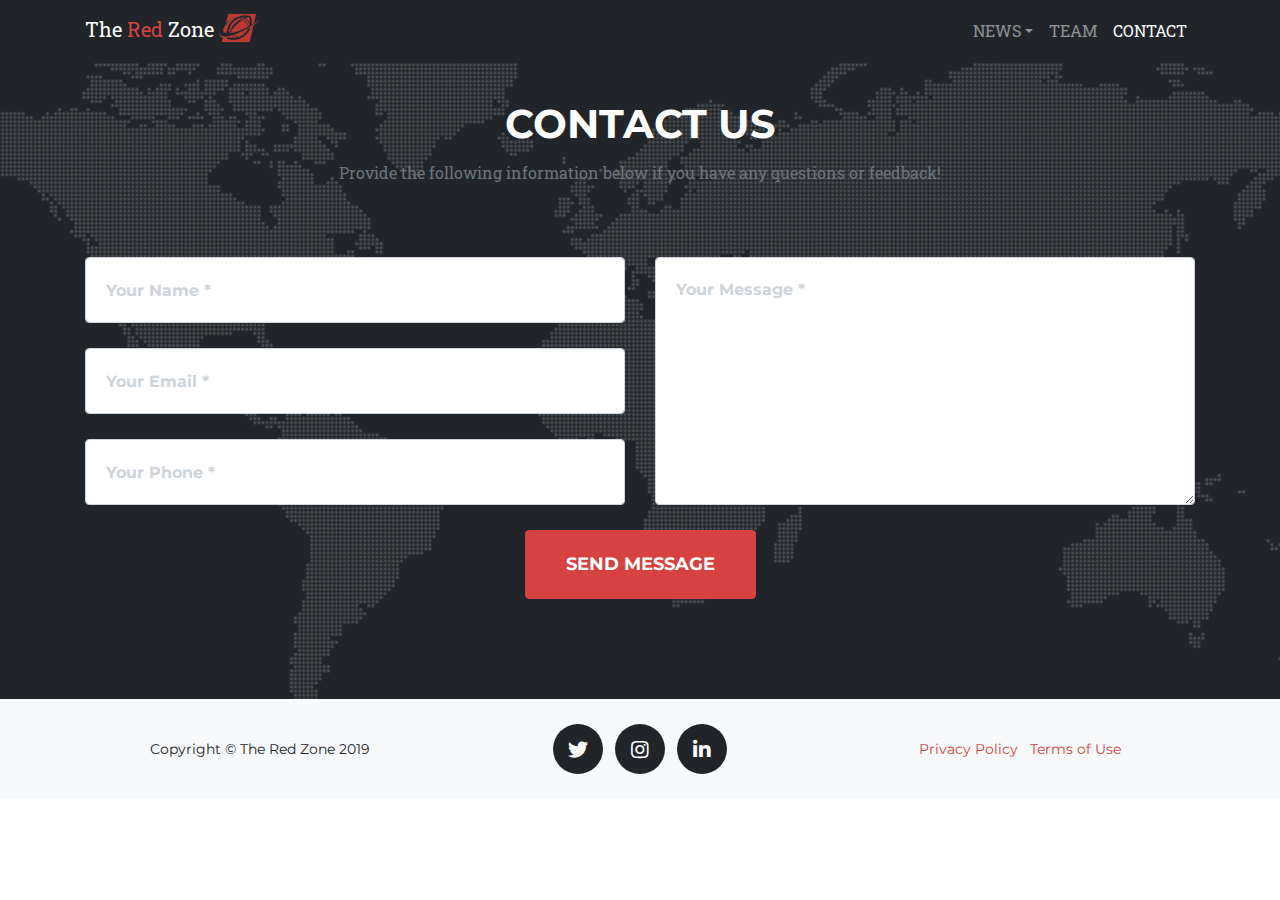
<file: Contact.html>
<!DOCTYPE html>
<html lang="en">

<head>

    <meta charset="utf-8">
    <meta name="viewport" content="width=device-width, initial-scale=1, shrink-to-fit=no">
    <meta name="description" content="">
    <meta name="author" content="">

    <title>Contact</title>

    <!-- Bootstrap core CSS -->
    <link href="vendor/bootstrap/css/bootstrap.min.css" rel="stylesheet">

    <!-- Custom fonts for this template -->
    <link href="vendor/fontawesome-free/css/all.min.css" rel="stylesheet" type="text/css">
    <link href="https://fonts.googleapis.com/css?family=Montserrat:400,700" rel="stylesheet" type="text/css">
    <link href='https://fonts.googleapis.com/css?family=Kaushan+Script' rel='stylesheet' type='text/css'>
    <link href='https://fonts.googleapis.com/css?family=Droid+Serif:400,700,400italic,700italic' rel='stylesheet' type='text/css'>
    <link href='https://fonts.googleapis.com/css?family=Roboto+Slab:400,100,300,700' rel='stylesheet' type='text/css'>
    <link href="https://fonts.googleapis.com/css?family=Ubuntu&display=swap" rel="stylesheet" type="text/css">
    <link href="https://fonts.googleapis.com/css?family=Kalam&display=swap" rel="stylesheet" type="text/css">
    <link href="https://fonts.googleapis.com/css?family=Patrick+Hand&display=swap" rel="stylesheet" type="text/css">
    <link href="https://fonts.googleapis.com/css?family=Raleway&display=swap" rel="stylesheet" type="text/css">
    <link href="https://fonts.googleapis.com/css?family=Titillium+Web&display=swap" rel="stylesheet" type="text/css">

    <!-- Custom styles for this template -->
    <link href="css/agency.min.css" rel="stylesheet">
    <meta name="google-site-verification" content="cw-h7BziCgAy3NwYHQvekvUQoVM35DrwcwvAUY4cNdI" />

</head>

<body id="page-top">

    <!-- Navigation -->
    <nav class="navbar navbar-expand-lg navbar-dark fixed-top" style=" background-color:#212529">
        <div class="container">
            <a class="navbar-brand" href="index.html">The <span id="red">Red </span> Zone <img id="redzonelogo" src="img/logos/redzonelogo.png"></a>
            <button class="navbar-toggler navbar-toggler-right" type="button" data-toggle="collapse" data-target="#navbarResponsive" aria-controls="navbarResponsive" aria-expanded="false" aria-label="Toggle navigation">
                Menu
                <i class="fas fa-bars"></i>
            </button>
            <div class="collapse navbar-collapse" id="navbarResponsive">
                <ul class="navbar-nav text-uppercase ml-auto">
                    <li class="nav-item dropdown">
                        <a class="nav-link dropdown-toggle" href="#" id="navbarDropdownMenuLink" role="button" data-toggle="dropdown" aria-haspopup="true" aria-expanded="false">News</a>

                        <div class="dropdown-menu" aria-labelledby="navbarDropdownMenuLink">
                            <a class="dropdown-item" href="NewsHome.html">News Home</a>
                            <a class="dropdown-item" href="FreeAgency.html">Free Agency Pickups </a>
                            <a class="dropdown-item" href="Extensions.html">Contract Extensions</a>
                            <a class="dropdown-item" href="Injury.html">Injury Updates</a>
                            <a class="dropdown-item" href="Trades.html">Trades</a>
                            <a class="dropdown-item" href="MidSeason.html">Mid-Season Cuts</a>
                            <a class="dropdown-item" href="Miscellaneous.html">Miscellaneous</a>
                        </div>
                    </li>

                    <!-- <li class="nav-item">
                        <a class="nav-link js-scroll-trigger" href="#about">About</a>
                    </li> -->
                    <li class="nav-item">
                        <a class="nav-link" href="Team.html">Team</a>
                    </li>
                    <li class="nav-item">
                        <a class="nav-link active" href="Contact.html">Contact</a>
                    </li>
                </ul>
            </div>
        </div>
    </nav>


    <!-- Contact -->
    <section class="page-section" id="contact">
        <div class="container">
            <div class="row">
                <div class="col-lg-12 text-center">
                    <h2 class="section-heading text-uppercase">Contact Us</h2>
                    <h3 class="section-subheading text-muted">Provide the following information below if you have any questions or feedback!</h3>
                </div>
            </div>
            <div class="row">
                <div class="col-lg-12">
                    <form id="contactForm" name="sentMessage" novalidate="novalidate">
                        <div class="row">
                            <div class="col-md-6">
                                <div class="form-group">
                                    <input class="form-control" id="name" type="text" placeholder="Your Name *" required="required" data-validation-required-message="Please enter your name.">
                                    <p class="help-block text-danger"></p>
                                </div>
                                <div class="form-group">
                                    <input class="form-control" id="email" type="email" placeholder="Your Email *" required="required" data-validation-required-message="Please enter your email address.">
                                    <p class="help-block text-danger"></p>
                                </div>
                                <div class="form-group">
                                    <input class="form-control" id="phone" type="tel" placeholder="Your Phone *" required="required" data-validation-required-message="Please enter your phone number.">
                                    <p class="help-block text-danger"></p>
                                </div>
                            </div>
                            <div class="col-md-6">
                                <div class="form-group">
                                    <textarea class="form-control" id="message" placeholder="Your Message *" required="required" data-validation-required-message="Please enter a message."></textarea>
                                    <p class="help-block text-danger"></p>
                                </div>
                            </div>
                            <div class="clearfix"></div>
                            <div class="col-lg-12 text-center">
                                <div id="success"></div>
                                <button id="sendMessageButton" class="btn btn-primary btn-xl text-uppercase" type="submit">Send Message</button>
                            </div>
                        </div>
                    </form>
                </div>
            </div>
        </div>
    </section>
    <!-- Footer -->
    <footer class="bg-light footer">
        <div class="container">
            <div class="row align-items-center">
                <div class="col-md-4">
                    <span class="copyright">Copyright &copy; The Red Zone 2019</span>
                </div>
                <div class="col-md-4">
                    <ul class="list-inline social-buttons">
                        <li class="list-inline-item">
                            <a href="#">
                                <i class="fab fa-twitter"></i>
                            </a>
                        </li>
                        <li class="list-inline-item">
                            <a href="#">
                                <i class="fab fa-instagram"></i>
                            </a>
                        </li>
                        <li class="list-inline-item">
                            <a href="#">
                                <i class="fab fa-linkedin-in"></i>
                            </a>
                        </li>
                    </ul>
                </div>
                <div class="col-md-4">
                    <ul class="list-inline quicklinks">
                        <li class="list-inline-item">
                            <a href="#">Privacy Policy</a>
                        </li>
                        <li class="list-inline-item">
                            <a href="Terms.html">Terms of Use</a>
                        </li>
                    </ul>
                </div>
            </div>
        </div>
    </footer>



    <!-- Bootstrap core JavaScript -->
    <script src="vendor/jquery/jquery.min.js"></script>
    <script src="vendor/bootstrap/js/bootstrap.bundle.min.js"></script>

    <!-- Plugin JavaScript -->
    <script src="vendor/jquery-easing/jquery.easing.min.js"></script>

    <!-- Contact form JavaScript -->
    <script src="js/jqBootstrapValidation.js"></script>
    <script src="js/contact_me.js"></script>

    <!-- Custom scripts for this template -->
    <script src="js/agency.min.js"></script>

</body></html>
</file>
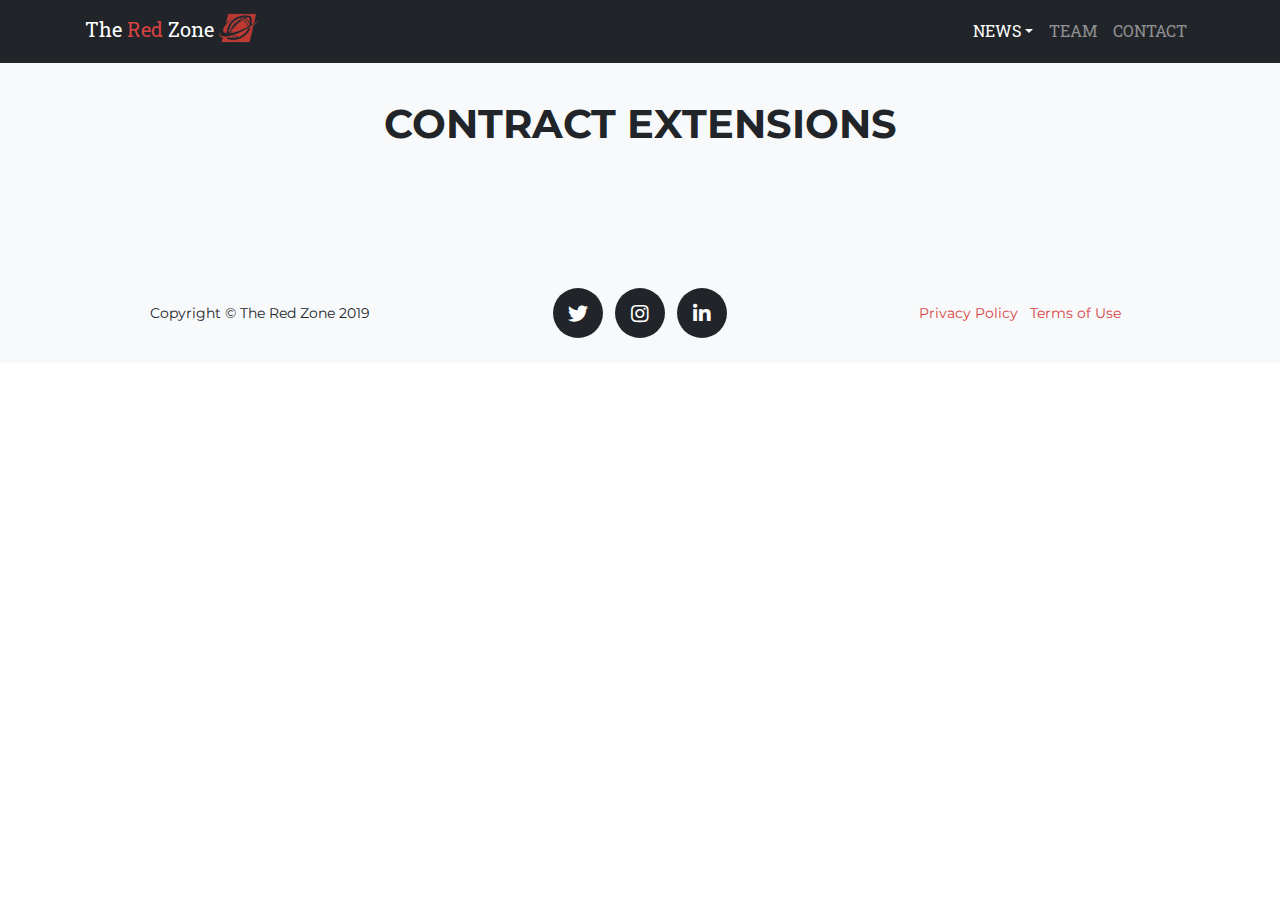
<file: Extensions.html>
<!DOCTYPE html>
<html lang="en">

<head>

    <meta charset="utf-8">
    <meta name="viewport" content="width=device-width, initial-scale=1, shrink-to-fit=no">
    <meta name="description" content="">
    <meta name="author" content="">

    <title>Extensions</title>

    <!-- Bootstrap core CSS -->
    <link href="vendor/bootstrap/css/bootstrap.min.css" rel="stylesheet">

    <!-- Custom fonts for this template -->
    <link href="vendor/fontawesome-free/css/all.min.css" rel="stylesheet" type="text/css">
    <link href="https://fonts.googleapis.com/css?family=Montserrat:400,700" rel="stylesheet" type="text/css">
    <link href='https://fonts.googleapis.com/css?family=Kaushan+Script' rel='stylesheet' type='text/css'>
    <link href='https://fonts.googleapis.com/css?family=Droid+Serif:400,700,400italic,700italic' rel='stylesheet' type='text/css'>
    <link href='https://fonts.googleapis.com/css?family=Roboto+Slab:400,100,300,700' rel='stylesheet' type='text/css'>
    <link href="https://fonts.googleapis.com/css?family=Ubuntu&display=swap" rel="stylesheet" type="text/css">
    <link href="https://fonts.googleapis.com/css?family=Kalam&display=swap" rel="stylesheet" type="text/css">
    <link href="https://fonts.googleapis.com/css?family=Patrick+Hand&display=swap" rel="stylesheet" type="text/css">
    <link href="https://fonts.googleapis.com/css?family=Raleway&display=swap" rel="stylesheet" type="text/css">
    <link href="https://fonts.googleapis.com/css?family=Titillium+Web&display=swap" rel="stylesheet" type="text/css">

    <!-- Custom styles for this template -->
    <link href="css/agency.min.css" rel="stylesheet">
    <meta name="google-site-verification" content="cw-h7BziCgAy3NwYHQvekvUQoVM35DrwcwvAUY4cNdI" />

</head>

<body id="page-top">

    <!-- Navigation -->
    <nav class="navbar navbar-expand-lg navbar-dark fixed-top" style=" background-color:#212529">
        <div class="container">
            <a class="navbar-brand" href="index.html">The <span id="red">Red </span> Zone <img id="redzonelogo" src="img/logos/redzonelogo.png"></a>
            <button class="navbar-toggler navbar-toggler-right" type="button" data-toggle="collapse" data-target="#navbarResponsive" aria-controls="navbarResponsive" aria-expanded="false" aria-label="Toggle navigation">
                Menu
                <i class="fas fa-bars"></i>
            </button>
            <div class="collapse navbar-collapse" id="navbarResponsive">
                <ul class="navbar-nav text-uppercase ml-auto">
                    <li class="nav-item dropdown">
                        <a class="nav-link dropdown-toggle active" href="#" id="navbarDropdownMenuLink" role="button" data-toggle="dropdown" aria-haspopup="true" aria-expanded="false">News</a>

                        <div class="dropdown-menu" aria-labelledby="navbarDropdownMenuLink">
                            <a class="dropdown-item" href="NewsHome.html">News Home</a>
                            <a class="dropdown-item" href="FreeAgency.html">Free Agency Pickups </a>
                            <a class="dropdown-item active" href="Extensions.html">Contract Extensions</a>
                            <a class="dropdown-item" href="Injury.html">Injury Updates</a>
                            <a class="dropdown-item" href="Trades.html">Trades</a>
                            <a class="dropdown-item" href="MidSeason.html">Mid-Season Cuts</a>
                            <a class="dropdown-item" href="Miscellaneous.html">Miscellaneous</a>
                        </div>
                    </li>

                    <!-- <li class="nav-item">
                        <a class="nav-link js-scroll-trigger" href="#about">About</a>
                    </li> -->
                    <li class="nav-item">
                        <a class="nav-link" href="Team.html">Team</a>
                    </li>
                    <li class="nav-item">
                        <a class="nav-link" href="Contact.html">Contact</a>
                    </li>
                </ul>
            </div>
        </div>
    </nav>
    <section class="bg-light page-section" id="news">
        <div class="container">
            <div class="row">
                <div class="col-lg-12 text-center">
                    <h2 class="section-heading text-uppercase">Contract Extensions</h2>
                </div>
            </div>
        </div>
    </section>

    <!-- Footer -->
    <footer class="bg-light footer">
        <div class="container">
            <div class="row align-items-center">
                <div class="col-md-4">
                    <span class="copyright">Copyright &copy; The Red Zone 2019</span>
                </div>
                <div class="col-md-4">
                    <ul class="list-inline social-buttons">
                        <li class="list-inline-item">
                            <a href="#">
                                <i class="fab fa-twitter"></i>
                            </a>
                        </li>
                        <li class="list-inline-item">
                            <a href="#">
                                <i class="fab fa-instagram"></i>
                            </a>
                        </li>
                        <li class="list-inline-item">
                            <a href="#">
                                <i class="fab fa-linkedin-in"></i>
                            </a>
                        </li>
                    </ul>
                </div>
                <div class="col-md-4">
                    <ul class="list-inline quicklinks">
                        <li class="list-inline-item">
                            <a href="#">Privacy Policy</a>
                        </li>
                        <li class="list-inline-item">
                            <a href="Terms.html">Terms of Use</a>
                        </li>
                    </ul>
                </div>
            </div>
        </div>
    </footer>



    <!-- Bootstrap core JavaScript -->
    <script src="vendor/jquery/jquery.min.js"></script>
    <script src="vendor/bootstrap/js/bootstrap.bundle.min.js"></script>

    <!-- Plugin JavaScript -->
    <script src="vendor/jquery-easing/jquery.easing.min.js"></script>

    <!-- Contact form JavaScript -->
    <script src="js/jqBootstrapValidation.js"></script>
    <script src="js/contact_me.js"></script>

    <!-- Custom scripts for this template -->
    <script src="js/agency.min.js"></script>

</body>

</html>
</file>
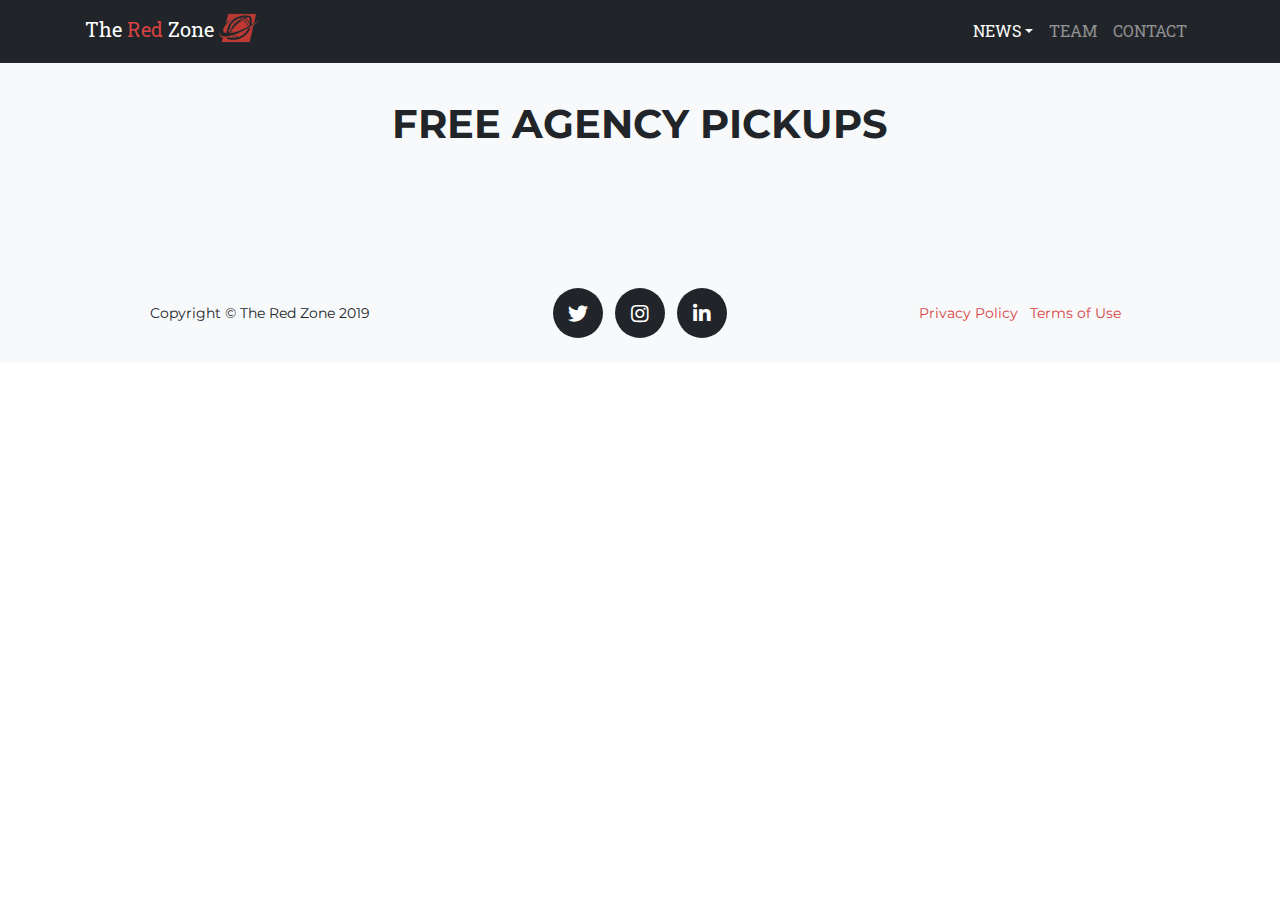
<file: FreeAgency.html>
<!DOCTYPE html>
<html lang="en">

<head>

    <meta charset="utf-8">
    <meta name="viewport" content="width=device-width, initial-scale=1, shrink-to-fit=no">
    <meta name="description" content="">
    <meta name="author" content="">

    <title>Free Agency</title>

    <!-- Bootstrap core CSS -->
    <link href="vendor/bootstrap/css/bootstrap.min.css" rel="stylesheet">

    <!-- Custom fonts for this template -->
    <link href="vendor/fontawesome-free/css/all.min.css" rel="stylesheet" type="text/css">
    <link href="https://fonts.googleapis.com/css?family=Montserrat:400,700" rel="stylesheet" type="text/css">
    <link href='https://fonts.googleapis.com/css?family=Kaushan+Script' rel='stylesheet' type='text/css'>
    <link href='https://fonts.googleapis.com/css?family=Droid+Serif:400,700,400italic,700italic' rel='stylesheet' type='text/css'>
    <link href='https://fonts.googleapis.com/css?family=Roboto+Slab:400,100,300,700' rel='stylesheet' type='text/css'>
    <link href="https://fonts.googleapis.com/css?family=Ubuntu&display=swap" rel="stylesheet" type="text/css">
    <link href="https://fonts.googleapis.com/css?family=Kalam&display=swap" rel="stylesheet" type="text/css">
    <link href="https://fonts.googleapis.com/css?family=Patrick+Hand&display=swap" rel="stylesheet" type="text/css">
    <link href="https://fonts.googleapis.com/css?family=Raleway&display=swap" rel="stylesheet" type="text/css">
    <link href="https://fonts.googleapis.com/css?family=Titillium+Web&display=swap" rel="stylesheet" type="text/css">

    <!-- Custom styles for this template -->
    <link href="css/agency.min.css" rel="stylesheet">
    <meta name="google-site-verification" content="cw-h7BziCgAy3NwYHQvekvUQoVM35DrwcwvAUY4cNdI" />

</head>

<body id="page-top">

    <!-- Navigation -->
    <nav class="navbar navbar-expand-lg navbar-dark fixed-top" style=" background-color:#212529">
        <div class="container">
            <a class="navbar-brand" href="index.html">The <span id="red">Red </span> Zone <img id="redzonelogo" src="img/logos/redzonelogo.png"></a>
            <button class="navbar-toggler navbar-toggler-right" type="button" data-toggle="collapse" data-target="#navbarResponsive" aria-controls="navbarResponsive" aria-expanded="false" aria-label="Toggle navigation">
                Menu
                <i class="fas fa-bars"></i>
            </button>
            <div class="collapse navbar-collapse" id="navbarResponsive">
                <ul class="navbar-nav text-uppercase ml-auto">
                    <li class="nav-item dropdown">
                        <a class="nav-link dropdown-toggle active" href="#" id="navbarDropdownMenuLink" role="button" data-toggle="dropdown" aria-haspopup="true" aria-expanded="false">News</a>

                        <div class="dropdown-menu" aria-labelledby="navbarDropdownMenuLink">
                            <a class="dropdown-item" href="NewsHome.html">News Home</a>
                            <a class="dropdown-item active" href="FreeAgency.html">Free Agency Pickups </a>
                            <a class="dropdown-item" href="Extensions.html">Contract Extensions</a>
                            <a class="dropdown-item" href="Injury.html">Injury Updates</a>
                            <a class="dropdown-item" href="Trades.html">Trades</a>
                            <a class="dropdown-item" href="MidSeason.html">Mid-Season Cuts</a>
                            <a class="dropdown-item" href="Miscellaneous.html">Miscellaneous</a>
                        </div>
                    </li>

                    <!-- <li class="nav-item">
                        <a class="nav-link js-scroll-trigger" href="#about">About</a>
                    </li> -->
                    <li class="nav-item">
                        <a class="nav-link" href="Team.html">Team</a>
                    </li>
                    <li class="nav-item">
                        <a class="nav-link" href="Contact.html">Contact</a>
                    </li>
                </ul>
            </div>
        </div>
    </nav>
    <section class="bg-light page-section" id="news">
        <div class="container">
            <div class="row">
                <div class="col-lg-12 text-center">
                    <h2 class="section-heading text-uppercase">Free Agency Pickups</h2>
                </div>
            </div>
        </div>
    </section>

    <!-- Footer -->
    <footer class="bg-light footer">
        <div class="container">
            <div class="row align-items-center">
                <div class="col-md-4">
                    <span class="copyright">Copyright &copy; The Red Zone 2019</span>
                </div>
                <div class="col-md-4">
                    <ul class="list-inline social-buttons">
                        <li class="list-inline-item">
                            <a href="#">
                                <i class="fab fa-twitter"></i>
                            </a>
                        </li>
                        <li class="list-inline-item">
                            <a href="#">
                                <i class="fab fa-instagram"></i>
                            </a>
                        </li>
                        <li class="list-inline-item">
                            <a href="#">
                                <i class="fab fa-linkedin-in"></i>
                            </a>
                        </li>
                    </ul>
                </div>
                <div class="col-md-4">
                    <ul class="list-inline quicklinks">
                        <li class="list-inline-item">
                            <a href="#">Privacy Policy</a>
                        </li>
                        <li class="list-inline-item">
                            <a href="Terms.html">Terms of Use</a>
                        </li>
                    </ul>
                </div>
            </div>
        </div>
    </footer>



    <!-- Bootstrap core JavaScript -->
    <script src="vendor/jquery/jquery.min.js"></script>
    <script src="vendor/bootstrap/js/bootstrap.bundle.min.js"></script>

    <!-- Plugin JavaScript -->
    <script src="vendor/jquery-easing/jquery.easing.min.js"></script>

    <!-- Contact form JavaScript -->
    <script src="js/jqBootstrapValidation.js"></script>
    <script src="js/contact_me.js"></script>

    <!-- Custom scripts for this template -->
    <script src="js/agency.min.js"></script>

</body></html>
</file>
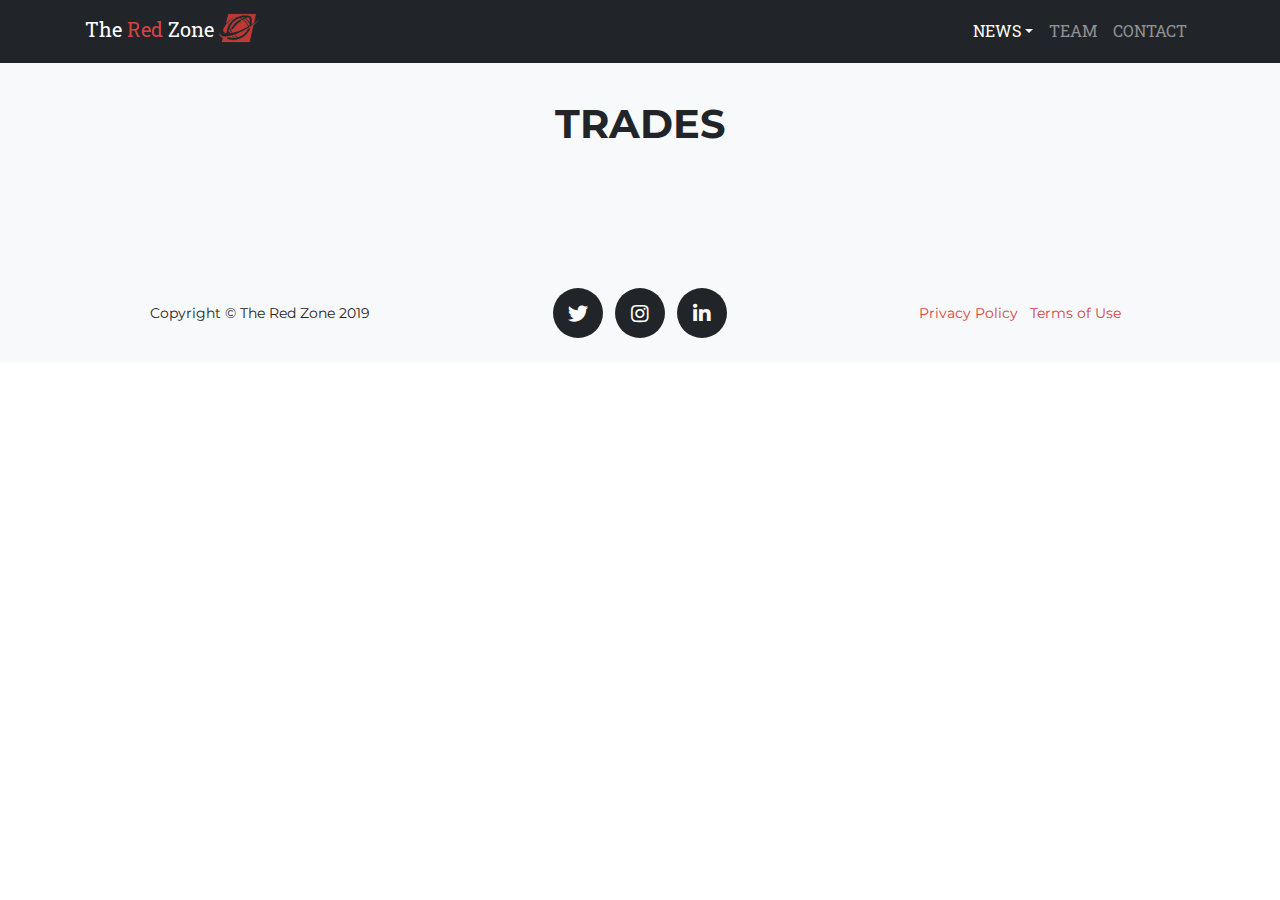
<file: Injury.html>
<!DOCTYPE html>
<html lang="en">

<head>

    <meta charset="utf-8">
    <meta name="viewport" content="width=device-width, initial-scale=1, shrink-to-fit=no">
    <meta name="description" content="">
    <meta name="author" content="">

    <title>Trades</title>

    <!-- Bootstrap core CSS -->
    <link href="vendor/bootstrap/css/bootstrap.min.css" rel="stylesheet">

    <!-- Custom fonts for this template -->
    <link href="vendor/fontawesome-free/css/all.min.css" rel="stylesheet" type="text/css">
    <link href="https://fonts.googleapis.com/css?family=Montserrat:400,700" rel="stylesheet" type="text/css">
    <link href='https://fonts.googleapis.com/css?family=Kaushan+Script' rel='stylesheet' type='text/css'>
    <link href='https://fonts.googleapis.com/css?family=Droid+Serif:400,700,400italic,700italic' rel='stylesheet' type='text/css'>
    <link href='https://fonts.googleapis.com/css?family=Roboto+Slab:400,100,300,700' rel='stylesheet' type='text/css'>
    <link href="https://fonts.googleapis.com/css?family=Ubuntu&display=swap" rel="stylesheet" type="text/css">
    <link href="https://fonts.googleapis.com/css?family=Kalam&display=swap" rel="stylesheet" type="text/css">
    <link href="https://fonts.googleapis.com/css?family=Patrick+Hand&display=swap" rel="stylesheet" type="text/css">
    <link href="https://fonts.googleapis.com/css?family=Raleway&display=swap" rel="stylesheet" type="text/css">
    <link href="https://fonts.googleapis.com/css?family=Titillium+Web&display=swap" rel="stylesheet" type="text/css">

    <!-- Custom styles for this template -->
    <link href="css/agency.min.css" rel="stylesheet">
    <meta name="google-site-verification" content="cw-h7BziCgAy3NwYHQvekvUQoVM35DrwcwvAUY4cNdI" />

</head>

<body id="page-top">

    <!-- Navigation -->
    <nav class="navbar navbar-expand-lg navbar-dark fixed-top" style=" background-color:#212529">
        <div class="container">
            <a class="navbar-brand" href="index.html">The <span id="red">Red </span> Zone <img id="redzonelogo" src="img/logos/redzonelogo.png"></a>
            <button class="navbar-toggler navbar-toggler-right" type="button" data-toggle="collapse" data-target="#navbarResponsive" aria-controls="navbarResponsive" aria-expanded="false" aria-label="Toggle navigation">
                Menu
                <i class="fas fa-bars"></i>
            </button>
            <div class="collapse navbar-collapse" id="navbarResponsive">
                <ul class="navbar-nav text-uppercase ml-auto">
                    <li class="nav-item dropdown">
                        <a class="nav-link dropdown-toggle active" href="#" id="navbarDropdownMenuLink" role="button" data-toggle="dropdown" aria-haspopup="true" aria-expanded="false">News</a>

                        <div class="dropdown-menu" aria-labelledby="navbarDropdownMenuLink">
                            <a class="dropdown-item" href="NewsHome.html">News Home</a>
                            <a class="dropdown-item" href="FreeAgency.html">Free Agency Pickups </a>
                            <a class="dropdown-item" href="Extensions.html">Contract Extensions</a>
                            <a class="dropdown-item active" href="Injury.html">Injury Updates</a>
                            <a class="dropdown-item" href="Trades.html">Trades</a>
                            <a class="dropdown-item" href="MidSeason.html">Mid-Season Cuts</a>
                            <a class="dropdown-item" href="Miscellaneous.html">Miscellaneous</a>
                        </div>
                    </li>

                    <!-- <li class="nav-item">
                        <a class="nav-link js-scroll-trigger" href="#about">About</a>
                    </li> -->
                    <li class="nav-item">
                        <a class="nav-link" href="Team.html">Team</a>
                    </li>
                    <li class="nav-item">
                        <a class="nav-link" href="Contact.html">Contact</a>
                    </li>
                </ul>
            </div>
        </div>
    </nav>
    <section class="bg-light page-section" id="news">
        <div class="container">
            <div class="row">
                <div class="col-lg-12 text-center">
                    <h2 class="section-heading text-uppercase">Trades</h2>
                </div>
            </div>
        </div>
    </section>

    <!-- Footer -->
    <footer class="bg-light footer">
        <div class="container">
            <div class="row align-items-center">
                <div class="col-md-4">
                    <span class="copyright">Copyright &copy; The Red Zone 2019</span>
                </div>
                <div class="col-md-4">
                    <ul class="list-inline social-buttons">
                        <li class="list-inline-item">
                            <a href="#">
                                <i class="fab fa-twitter"></i>
                            </a>
                        </li>
                        <li class="list-inline-item">
                            <a href="#">
                                <i class="fab fa-instagram"></i>
                            </a>
                        </li>
                        <li class="list-inline-item">
                            <a href="#">
                                <i class="fab fa-linkedin-in"></i>
                            </a>
                        </li>
                    </ul>
                </div>
                <div class="col-md-4">
                    <ul class="list-inline quicklinks">
                        <li class="list-inline-item">
                            <a href="#">Privacy Policy</a>
                        </li>
                        <li class="list-inline-item">
                            <a href="Terms.html">Terms of Use</a>
                        </li>
                    </ul>
                </div>
            </div>
        </div>
    </footer>



    <!-- Bootstrap core JavaScript -->
    <script src="vendor/jquery/jquery.min.js"></script>
    <script src="vendor/bootstrap/js/bootstrap.bundle.min.js"></script>

    <!-- Plugin JavaScript -->
    <script src="vendor/jquery-easing/jquery.easing.min.js"></script>

    <!-- Contact form JavaScript -->
    <script src="js/jqBootstrapValidation.js"></script>
    <script src="js/contact_me.js"></script>

    <!-- Custom scripts for this template -->
    <script src="js/agency.min.js"></script>

</body></html>
</file>
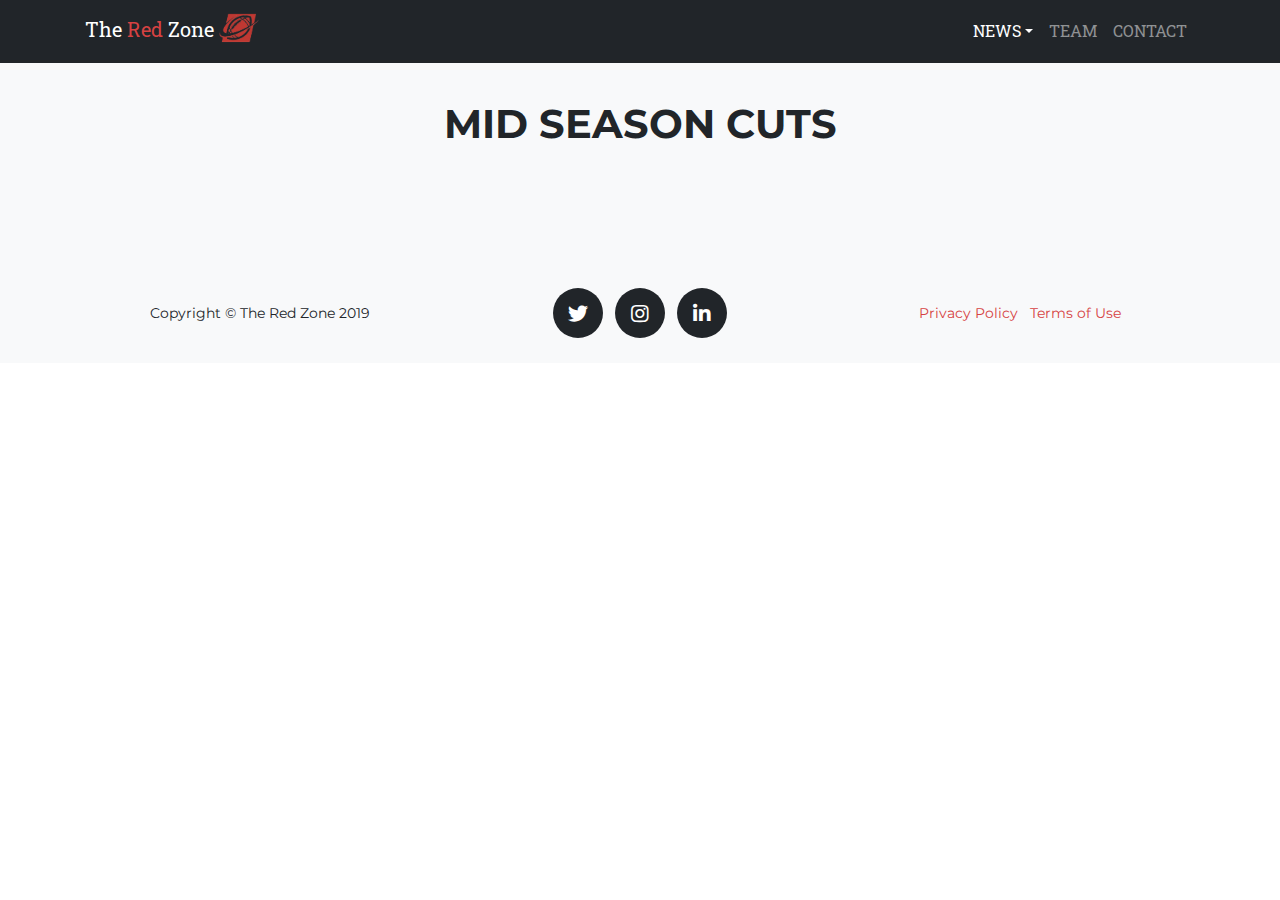
<file: MidSeason.html>
<!DOCTYPE html>
<html lang="en">

<head>

    <meta charset="utf-8">
    <meta name="viewport" content="width=device-width, initial-scale=1, shrink-to-fit=no">
    <meta name="description" content="">
    <meta name="author" content="">

    <title>Mid Season Cuts</title>

    <!-- Bootstrap core CSS -->
    <link href="vendor/bootstrap/css/bootstrap.min.css" rel="stylesheet">

    <!-- Custom fonts for this template -->
    <link href="vendor/fontawesome-free/css/all.min.css" rel="stylesheet" type="text/css">
    <link href="https://fonts.googleapis.com/css?family=Montserrat:400,700" rel="stylesheet" type="text/css">
    <link href='https://fonts.googleapis.com/css?family=Kaushan+Script' rel='stylesheet' type='text/css'>
    <link href='https://fonts.googleapis.com/css?family=Droid+Serif:400,700,400italic,700italic' rel='stylesheet' type='text/css'>
    <link href='https://fonts.googleapis.com/css?family=Roboto+Slab:400,100,300,700' rel='stylesheet' type='text/css'>
    <link href="https://fonts.googleapis.com/css?family=Ubuntu&display=swap" rel="stylesheet" type="text/css">
    <link href="https://fonts.googleapis.com/css?family=Kalam&display=swap" rel="stylesheet" type="text/css">
    <link href="https://fonts.googleapis.com/css?family=Patrick+Hand&display=swap" rel="stylesheet" type="text/css">
    <link href="https://fonts.googleapis.com/css?family=Raleway&display=swap" rel="stylesheet" type="text/css">
    <link href="https://fonts.googleapis.com/css?family=Titillium+Web&display=swap" rel="stylesheet" type="text/css">

    <!-- Custom styles for this template -->
    <link href="css/agency.min.css" rel="stylesheet">
    <meta name="google-site-verification" content="cw-h7BziCgAy3NwYHQvekvUQoVM35DrwcwvAUY4cNdI" />

</head>

<body id="page-top">

    <!-- Navigation -->
    <nav class="navbar navbar-expand-lg navbar-dark fixed-top" style=" background-color:#212529">
        <div class="container">
            <a class="navbar-brand" href="index.html">The <span id="red">Red </span> Zone <img id="redzonelogo" src="img/logos/redzonelogo.png"></a>
            <button class="navbar-toggler navbar-toggler-right" type="button" data-toggle="collapse" data-target="#navbarResponsive" aria-controls="navbarResponsive" aria-expanded="false" aria-label="Toggle navigation">
                Menu
                <i class="fas fa-bars"></i>
            </button>
            <div class="collapse navbar-collapse" id="navbarResponsive">
                <ul class="navbar-nav text-uppercase ml-auto">
                    <li class="nav-item dropdown">
                        <a class="nav-link dropdown-toggle active" href="#" id="navbarDropdownMenuLink" role="button" data-toggle="dropdown" aria-haspopup="true" aria-expanded="false">News</a>

                        <div class="dropdown-menu" aria-labelledby="navbarDropdownMenuLink">
                            <a class="dropdown-item" href="NewsHome.html">News Home</a>
                            <a class="dropdown-item" href="FreeAgency.html">Free Agency Pickups </a>
                            <a class="dropdown-item" href="Extensions.html">Contract Extensions</a>
                            <a class="dropdown-item" href="Injury.html">Injury Updates</a>
                            <a class="dropdown-item" href="Trades.html">Trades</a>
                            <a class="dropdown-item active" href="MidSeason.html">Mid-Season Cuts</a>
                            <a class="dropdown-item" href="Miscellaneous.html">Miscellaneous</a>
                        </div>
                    </li>

                    <!-- <li class="nav-item">
                        <a class="nav-link js-scroll-trigger" href="#about">About</a>
                    </li> -->
                    <li class="nav-item">
                        <a class="nav-link" href="Team.html">Team</a>
                    </li>
                    <li class="nav-item">
                        <a class="nav-link" href="Contact.html">Contact</a>
                    </li>
                </ul>
            </div>
        </div>
    </nav>
    <section class="bg-light page-section" id="news">
        <div class="container">
            <div class="row">
                <div class="col-lg-12 text-center">
                    <h2 class="section-heading text-uppercase">Mid Season Cuts</h2>
                </div>
            </div>
        </div>
    </section>

    <!-- Footer -->
    <footer class="bg-light footer">
        <div class="container">
            <div class="row align-items-center">
                <div class="col-md-4">
                    <span class="copyright">Copyright &copy; The Red Zone 2019</span>
                </div>
                <div class="col-md-4">
                    <ul class="list-inline social-buttons">
                        <li class="list-inline-item">
                            <a href="#">
                                <i class="fab fa-twitter"></i>
                            </a>
                        </li>
                        <li class="list-inline-item">
                            <a href="#">
                                <i class="fab fa-instagram"></i>
                            </a>
                        </li>
                        <li class="list-inline-item">
                            <a href="#">
                                <i class="fab fa-linkedin-in"></i>
                            </a>
                        </li>
                    </ul>
                </div>
                <div class="col-md-4">
                    <ul class="list-inline quicklinks">
                        <li class="list-inline-item">
                            <a href="#">Privacy Policy</a>
                        </li>
                        <li class="list-inline-item">
                            <a href="Terms.html">Terms of Use</a>
                        </li>
                    </ul>
                </div>
            </div>
        </div>
    </footer>



    <!-- Bootstrap core JavaScript -->
    <script src="vendor/jquery/jquery.min.js"></script>
    <script src="vendor/bootstrap/js/bootstrap.bundle.min.js"></script>

    <!-- Plugin JavaScript -->
    <script src="vendor/jquery-easing/jquery.easing.min.js"></script>

    <!-- Contact form JavaScript -->
    <script src="js/jqBootstrapValidation.js"></script>
    <script src="js/contact_me.js"></script>

    <!-- Custom scripts for this template -->
    <script src="js/agency.min.js"></script>

</body></html>
</file>
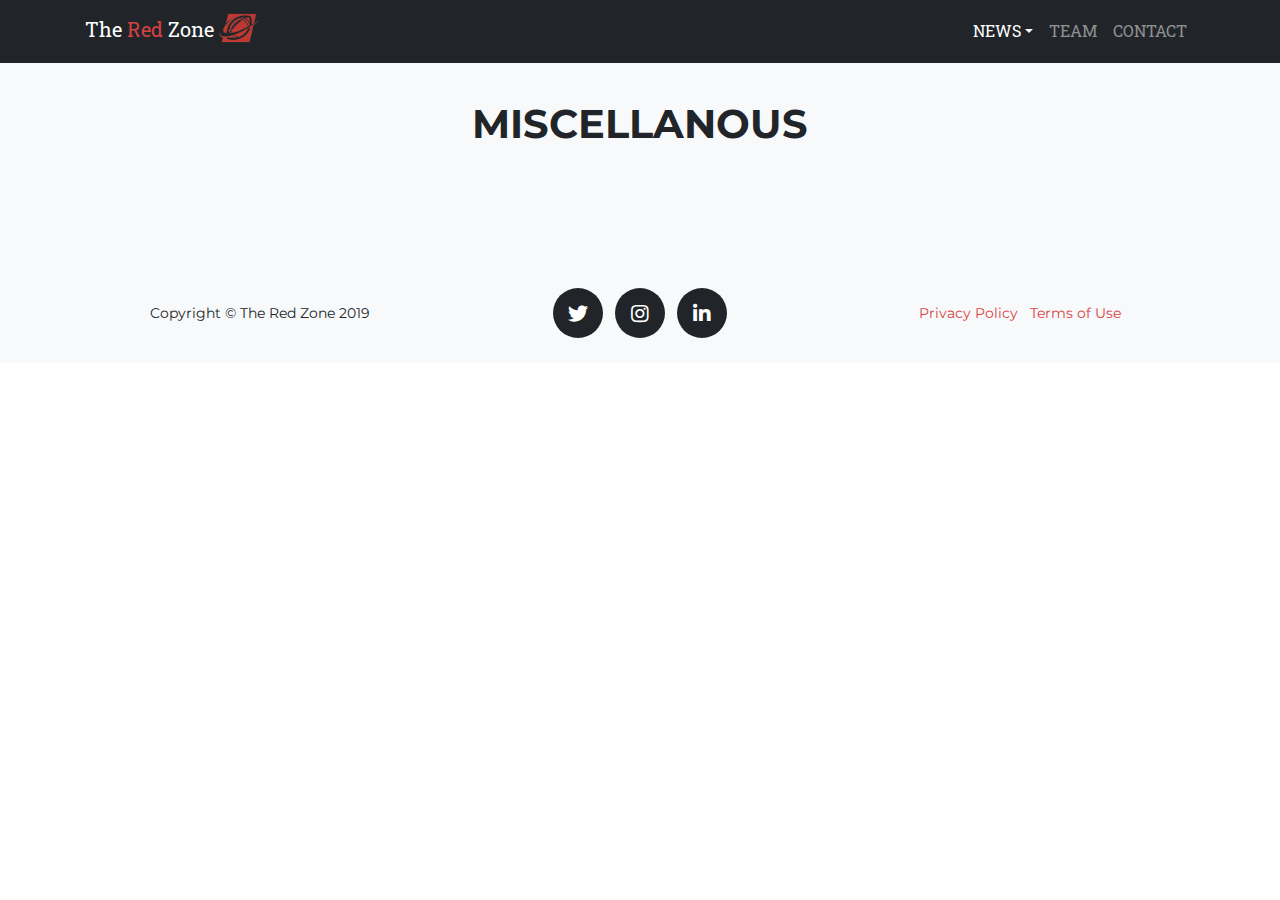
<file: Miscellaneous.html>
<!DOCTYPE html>
<html lang="en">

<head>

    <meta charset="utf-8">
    <meta name="viewport" content="width=device-width, initial-scale=1, shrink-to-fit=no">
    <meta name="description" content="">
    <meta name="author" content="">

    <title>Miscellaneous</title>

    <!-- Bootstrap core CSS -->
    <link href="vendor/bootstrap/css/bootstrap.min.css" rel="stylesheet">

    <!-- Custom fonts for this template -->
    <link href="vendor/fontawesome-free/css/all.min.css" rel="stylesheet" type="text/css">
    <link href="https://fonts.googleapis.com/css?family=Montserrat:400,700" rel="stylesheet" type="text/css">
    <link href='https://fonts.googleapis.com/css?family=Kaushan+Script' rel='stylesheet' type='text/css'>
    <link href='https://fonts.googleapis.com/css?family=Droid+Serif:400,700,400italic,700italic' rel='stylesheet' type='text/css'>
    <link href='https://fonts.googleapis.com/css?family=Roboto+Slab:400,100,300,700' rel='stylesheet' type='text/css'>
    <link href="https://fonts.googleapis.com/css?family=Ubuntu&display=swap" rel="stylesheet" type="text/css">
    <link href="https://fonts.googleapis.com/css?family=Kalam&display=swap" rel="stylesheet" type="text/css">
    <link href="https://fonts.googleapis.com/css?family=Patrick+Hand&display=swap" rel="stylesheet" type="text/css">
    <link href="https://fonts.googleapis.com/css?family=Raleway&display=swap" rel="stylesheet" type="text/css">
    <link href="https://fonts.googleapis.com/css?family=Titillium+Web&display=swap" rel="stylesheet" type="text/css">

    <!-- Custom styles for this template -->
    <link href="css/agency.min.css" rel="stylesheet">
    <meta name="google-site-verification" content="cw-h7BziCgAy3NwYHQvekvUQoVM35DrwcwvAUY4cNdI" />

</head>

<body id="page-top">

    <!-- Navigation -->
    <nav class="navbar navbar-expand-lg navbar-dark fixed-top" style=" background-color:#212529">
        <div class="container">
            <a class="navbar-brand" href="index.html">The <span id="red">Red </span> Zone <img id="redzonelogo" src="img/logos/redzonelogo.png"></a>
            <button class="navbar-toggler navbar-toggler-right" type="button" data-toggle="collapse" data-target="#navbarResponsive" aria-controls="navbarResponsive" aria-expanded="false" aria-label="Toggle navigation">
                Menu
                <i class="fas fa-bars"></i>
            </button>
            <div class="collapse navbar-collapse" id="navbarResponsive">
                <ul class="navbar-nav text-uppercase ml-auto">
                    <li class="nav-item dropdown">
                        <a class="nav-link dropdown-toggle active" href="#" id="navbarDropdownMenuLink" role="button" data-toggle="dropdown" aria-haspopup="true" aria-expanded="false">News</a>

                        <div class="dropdown-menu" aria-labelledby="navbarDropdownMenuLink">
                            <a class="dropdown-item" href="NewsHome.html">News Home</a>
                            <a class="dropdown-item" href="FreeAgency.html">Free Agency Pickups </a>
                            <a class="dropdown-item" href="Extensions.html">Contract Extensions</a>
                            <a class="dropdown-item" href="Injury.html">Injury Updates</a>
                            <a class="dropdown-item" href="Trades.html">Trades</a>
                            <a class="dropdown-item" href="MidSeason.html">Mid-Season Cuts</a>
                            <a class="dropdown-item active" href="Miscellaneous.html">Miscellaneous</a>
                        </div>
                    </li>

                    <!-- <li class="nav-item">
                        <a class="nav-link js-scroll-trigger" href="#about">About</a>
                    </li> -->
                    <li class="nav-item">
                        <a class="nav-link" href="Team.html">Team</a>
                    </li>
                    <li class="nav-item">
                        <a class="nav-link" href="Contact.html">Contact</a>
                    </li>
                </ul>
            </div>
        </div>
    </nav>
    <section class="bg-light page-section" id="news">
        <div class="container">
            <div class="row">
                <div class="col-lg-12 text-center">
                    <h2 class="section-heading text-uppercase">Miscellanous</h2>
                </div>
            </div>
        </div>
    </section>

    <!-- Footer -->
    <footer class="bg-light footer">
        <div class="container">
            <div class="row align-items-center">
                <div class="col-md-4">
                    <span class="copyright">Copyright &copy; The Red Zone 2019</span>
                </div>
                <div class="col-md-4">
                    <ul class="list-inline social-buttons">
                        <li class="list-inline-item">
                            <a href="#">
                                <i class="fab fa-twitter"></i>
                            </a>
                        </li>
                        <li class="list-inline-item">
                            <a href="#">
                                <i class="fab fa-instagram"></i>
                            </a>
                        </li>
                        <li class="list-inline-item">
                            <a href="#">
                                <i class="fab fa-linkedin-in"></i>
                            </a>
                        </li>
                    </ul>
                </div>
                <div class="col-md-4">
                    <ul class="list-inline quicklinks">
                        <li class="list-inline-item">
                            <a href="#">Privacy Policy</a>
                        </li>
                        <li class="list-inline-item">
                            <a href="Terms.html">Terms of Use</a>
                        </li>
                    </ul>
                </div>
            </div>
        </div>
    </footer>



    <!-- Bootstrap core JavaScript -->
    <script src="vendor/jquery/jquery.min.js"></script>
    <script src="vendor/bootstrap/js/bootstrap.bundle.min.js"></script>

    <!-- Plugin JavaScript -->
    <script src="vendor/jquery-easing/jquery.easing.min.js"></script>

    <!-- Contact form JavaScript -->
    <script src="js/jqBootstrapValidation.js"></script>
    <script src="js/contact_me.js"></script>

    <!-- Custom scripts for this template -->
    <script src="js/agency.min.js"></script>

</body></html>
</file>
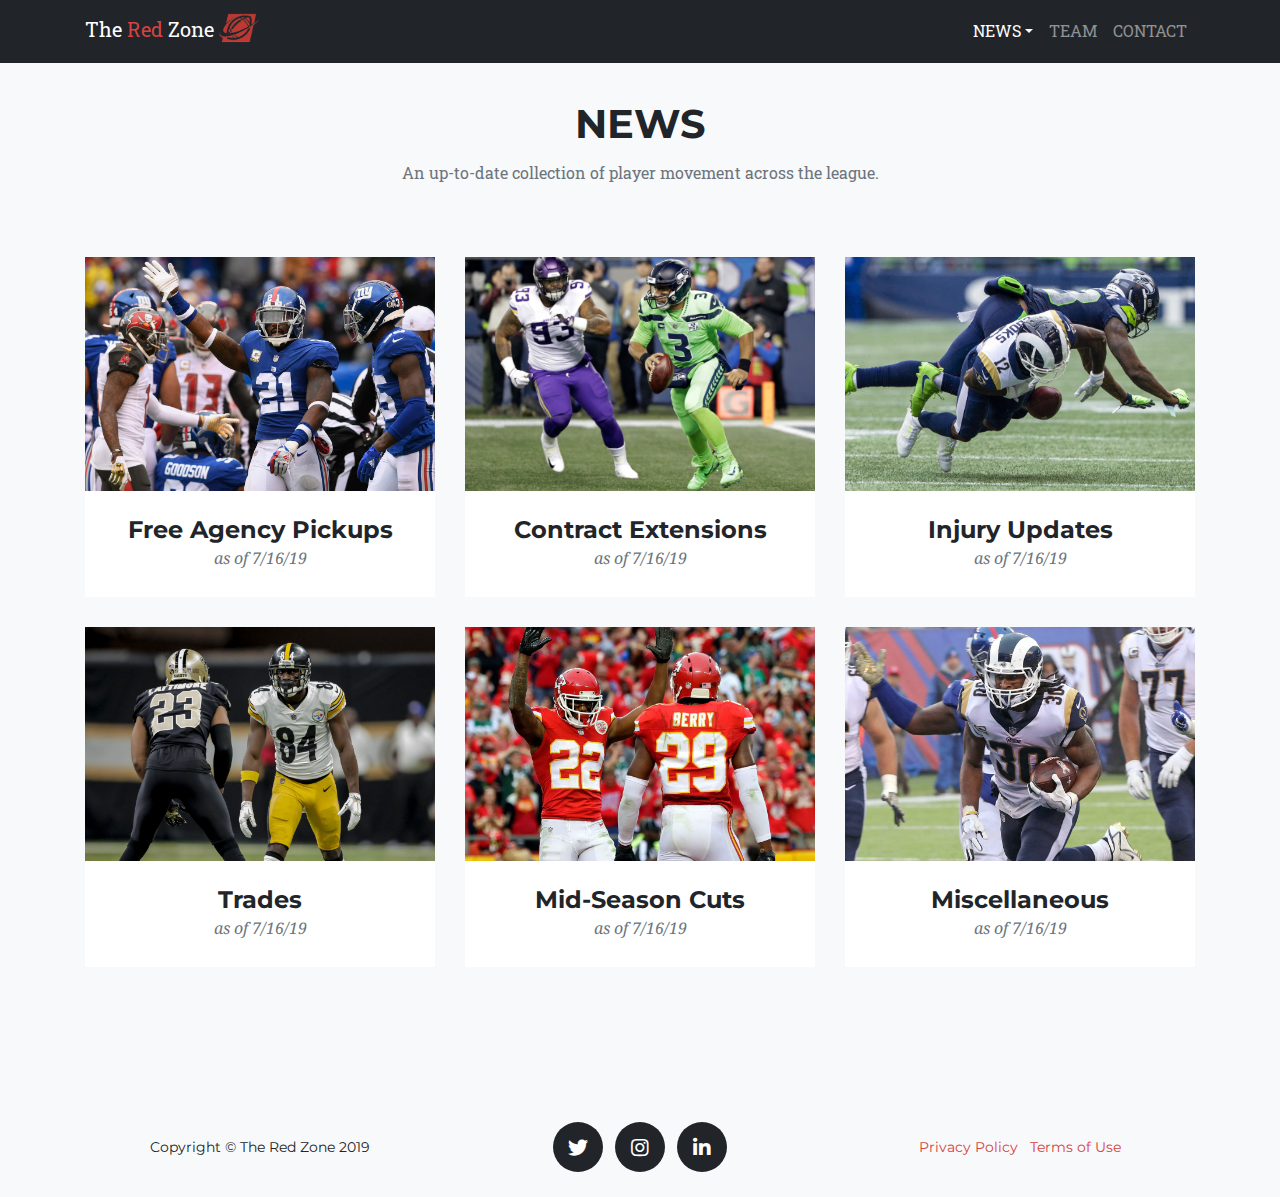
<file: NewsHome.html>
<!DOCTYPE html>
<html lang="en">

<head>

    <meta charset="utf-8">
    <meta name="viewport" content="width=device-width, initial-scale=1, shrink-to-fit=no">
    <meta name="description" content="">
    <meta name="author" content="">

    <title>News</title>

    <!-- Bootstrap core CSS -->
    <link href="vendor/bootstrap/css/bootstrap.min.css" rel="stylesheet">

    <!-- Custom fonts for this template -->
    <link href="vendor/fontawesome-free/css/all.min.css" rel="stylesheet" type="text/css">
    <link href="https://fonts.googleapis.com/css?family=Montserrat:400,700" rel="stylesheet" type="text/css">
    <link href='https://fonts.googleapis.com/css?family=Kaushan+Script' rel='stylesheet' type='text/css'>
    <link href='https://fonts.googleapis.com/css?family=Droid+Serif:400,700,400italic,700italic' rel='stylesheet' type='text/css'>
    <link href='https://fonts.googleapis.com/css?family=Roboto+Slab:400,100,300,700' rel='stylesheet' type='text/css'>
    <link href="https://fonts.googleapis.com/css?family=Ubuntu&display=swap" rel="stylesheet" type="text/css">
    <link href="https://fonts.googleapis.com/css?family=Kalam&display=swap" rel="stylesheet" type="text/css">
    <link href="https://fonts.googleapis.com/css?family=Patrick+Hand&display=swap" rel="stylesheet" type="text/css">
    <link href="https://fonts.googleapis.com/css?family=Raleway&display=swap" rel="stylesheet" type="text/css">
    <link href="https://fonts.googleapis.com/css?family=Titillium+Web&display=swap" rel="stylesheet" type="text/css">

    <!-- Custom styles for this template -->
    <link href="css/agency.min.css" rel="stylesheet">
    <meta name="google-site-verification" content="cw-h7BziCgAy3NwYHQvekvUQoVM35DrwcwvAUY4cNdI" />

</head>

<body id="page-top">

    <!-- Navigation -->
    <nav class="navbar navbar-expand-lg navbar-dark fixed-top" style=" background-color:#212529">
        <div class="container">
            <a class="navbar-brand" href="index.html">The <span id="red">Red </span> Zone <img id="redzonelogo" src="img/logos/redzonelogo.png"></a>
            <button class="navbar-toggler navbar-toggler-right" type="button" data-toggle="collapse" data-target="#navbarResponsive" aria-controls="navbarResponsive" aria-expanded="false" aria-label="Toggle navigation">
                Menu
                <i class="fas fa-bars"></i>
            </button>
            <div class="collapse navbar-collapse" id="navbarResponsive">
                <ul class="navbar-nav text-uppercase ml-auto">
                    <li class="nav-item dropdown">
                        <a class="nav-link dropdown-toggle active" href="#" id="navbarDropdownMenuLink" role="button" data-toggle="dropdown" aria-haspopup="true" aria-expanded="false">News</a>

                        <div class="dropdown-menu" aria-labelledby="navbarDropdownMenuLink">
                            <a class="dropdown-item active" href="NewsHome.html">News Home</a>
                            <a class="dropdown-item" href="FreeAgency.html">Free Agency Pickups </a>
                            <a class="dropdown-item" href="Extensions.html">Contract Extensions</a>
                            <a class="dropdown-item" href="Injury.html">Injury Updates</a>
                            <a class="dropdown-item" href="Trades.html">Trades</a>
                            <a class="dropdown-item" href="MidSeason.html">Mid-Season Cuts</a>
                            <a class="dropdown-item" href="Miscellaneous.html">Miscellaneous</a>
                        </div>
                    </li>

                    <!-- <li class="nav-item">
                        <a class="nav-link js-scroll-trigger" href="#about">About</a>
                    </li> -->
                    <li class="nav-item">
                        <a class="nav-link" href="Team.html">Team</a>
                    </li>
                    <li class="nav-item">
                        <a class="nav-link" href="Contact.html">Contact</a>
                    </li>
                </ul>
            </div>
        </div>
    </nav>


    <!-- News  Grid -->
    <section class="bg-light page-section" id="news">
        <div class="container">
            <div class="row">
                <div class="col-lg-12 text-center">
                    <h2 class="section-heading text-uppercase">News</h2>
                    <h3 class="section-subheading text-muted">An up-to-date collection of player movement across the league.</h3>
                </div>
            </div>
            <div class="row">
                <div class="col-md-4 col-sm-6 news-item">
                    <a class="news-link" href="FreeAgency.html">
                        <div class="news-hover">
                            <div class="news-hover-content">
                                <i class="fas fa-user-plus fa-3x"></i>
                            </div>
                        </div>
                        <img class="img-fluid" src="img/news/freeagency.jpg" alt="">
                    </a>
                    <div class="news-caption">
                        <h4>Free Agency Pickups</h4>
                        <p class="text-muted">as of 7/16/19</p>
                    </div>
                </div>
                <div class="col-md-4 col-sm-6 news-item">
                    <a class="news-link" href="Extensions.html">
                        <div class="news-hover">
                            <div class="news-hover-content">
                                <i class="fas fa-dollar-sign fa-3x"></i>
                            </div>
                        </div>
                        <img class="img-fluid" src="img/news/contractextensions.jpg" alt="">
                    </a>
                    <div class="news-caption">
                        <h4>Contract Extensions</h4>
                        <p class="text-muted">as of 7/16/19</p>
                    </div>
                </div>
                <div class="col-md-4 col-sm-6 news-item">
                    <a class="news-link" href="Injury.html">
                        <div class="news-hover">
                            <div class="news-hover-content">
                                <i class="fas fa-prescription fa-3x"></i>
                            </div>
                        </div>
                        <img class="img-fluid" src="img/news/injuries.jpg" alt="">
                    </a>
                    <div class="news-caption">
                        <h4>Injury Updates</h4>
                        <p class="text-muted">as of 7/16/19</p>
                    </div>
                </div>
                <div class="col-md-4 col-sm-6 news-item">
                    <a class="news-link" href="Trade.html">
                        <div class="news-hover">
                            <div class="news-hover-content">
                                <i class="fas fa-exchange-alt fa-3x"></i>
                            </div>
                        </div>
                        <img class="img-fluid" src="img/news/trades.jpg" alt="">
                    </a>
                    <div class="news-caption">
                        <h4>Trades</h4>
                        <p class="text-muted">as of 7/16/19</p>
                    </div>
                </div>
                <div class="col-md-4 col-sm-6 news-item">
                    <a class="news-link" href="MidSeason.html">
                        <div class="news-hover">
                            <div class="news-hover-content">
                                <i class="fas fa-cut fa-3x"></i>
                            </div>
                        </div>
                        <img class="img-fluid" src="img/news/midseasoncuts.jpg" alt="">
                    </a>
                    <div class="news-caption">
                        <h4>Mid-Season Cuts</h4>
                        <p class="text-muted">as of 7/16/19</p>
                    </div>
                </div>
                <div class="col-md-4 col-sm-6 news-item">
                    <a class="news-link" href="Miscellaneous.html">
                        <div class="news-hover">
                            <div class="news-hover-content">
                                <i class="fas fa-football-ball fa-3x"></i>
                            </div>
                        </div>
                        <img class="img-fluid" src="img/news/miscellaneous.jpg" alt="">
                    </a>
                    <div class="news-caption">
                        <h4> Miscellaneous</h4>
                        <p class="text-muted">as of 7/16/19</p>
                    </div>
                </div>
            </div>
        </div>
    </section>
    <!-- Footer -->
    <footer class="bg-light footer">
        <div class="container">
            <div class="row align-items-center">
                <div class="col-md-4">
                    <span class="copyright">Copyright &copy; The Red Zone 2019</span>
                </div>
                <div class="col-md-4">
                    <ul class="list-inline social-buttons">
                        <li class="list-inline-item">
                            <a href="#">
                                <i class="fab fa-twitter"></i>
                            </a>
                        </li>
                        <li class="list-inline-item">
                            <a href="#">
                                <i class="fab fa-instagram"></i>
                            </a>
                        </li>
                        <li class="list-inline-item">
                            <a href="#">
                                <i class="fab fa-linkedin-in"></i>
                            </a>
                        </li>
                    </ul>
                </div>
                <div class="col-md-4">
                    <ul class="list-inline quicklinks">
                        <li class="list-inline-item">
                            <a href="#">Privacy Policy</a>
                        </li>
                        <li class="list-inline-item">
                            <a href="Terms.html">Terms of Use</a>
                        </li>
                    </ul>
                </div>
            </div>
        </div>
    </footer>



    <!-- Bootstrap core JavaScript -->
    <script src="vendor/jquery/jquery.min.js"></script>
    <script src="vendor/bootstrap/js/bootstrap.bundle.min.js"></script>

    <!-- Plugin JavaScript -->
    <script src="vendor/jquery-easing/jquery.easing.min.js"></script>

    <!-- Contact form JavaScript -->
    <script src="js/jqBootstrapValidation.js"></script>
    <script src="js/contact_me.js"></script>

    <!-- Custom scripts for this template -->
    <script src="js/agency.min.js"></script>

</body></html>
</file>
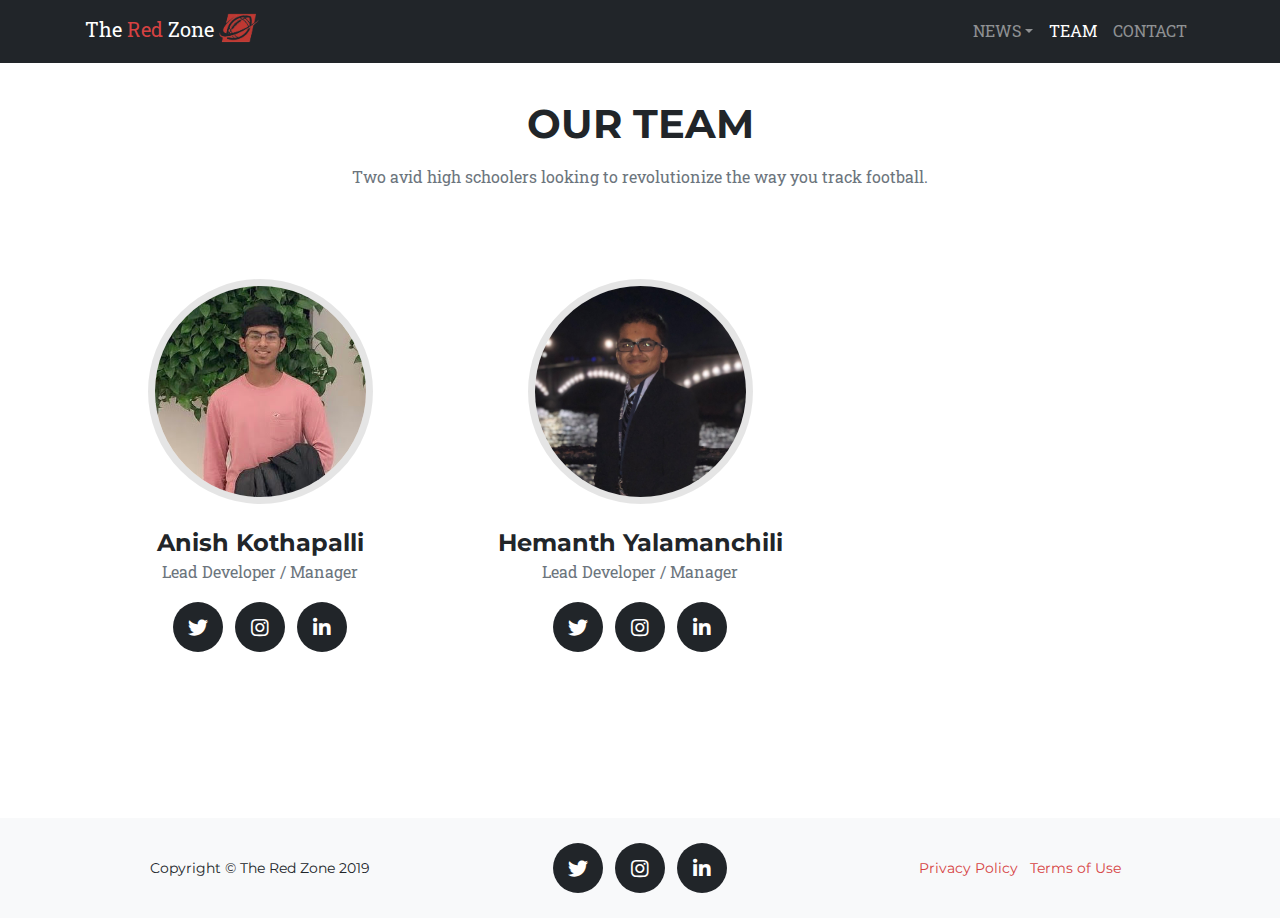
<file: Team.html>
<!DOCTYPE html>
<html lang="en">

<head>

    <meta charset="utf-8">
    <meta name="viewport" content="width=device-width, initial-scale=1, shrink-to-fit=no">
    <meta name="description" content="">
    <meta name="author" content="">

    <title>Team</title>

    <!-- Bootstrap core CSS -->
    <link href="vendor/bootstrap/css/bootstrap.min.css" rel="stylesheet">

    <!-- Custom fonts for this template -->
    <link href="vendor/fontawesome-free/css/all.min.css" rel="stylesheet" type="text/css">
    <link href="https://fonts.googleapis.com/css?family=Montserrat:400,700" rel="stylesheet" type="text/css">
    <link href='https://fonts.googleapis.com/css?family=Kaushan+Script' rel='stylesheet' type='text/css'>
    <link href='https://fonts.googleapis.com/css?family=Droid+Serif:400,700,400italic,700italic' rel='stylesheet' type='text/css'>
    <link href='https://fonts.googleapis.com/css?family=Roboto+Slab:400,100,300,700' rel='stylesheet' type='text/css'>
    <link href="https://fonts.googleapis.com/css?family=Ubuntu&display=swap" rel="stylesheet" type="text/css">
    <link href="https://fonts.googleapis.com/css?family=Kalam&display=swap" rel="stylesheet" type="text/css">
    <link href="https://fonts.googleapis.com/css?family=Patrick+Hand&display=swap" rel="stylesheet" type="text/css">
    <link href="https://fonts.googleapis.com/css?family=Raleway&display=swap" rel="stylesheet" type="text/css">
    <link href="https://fonts.googleapis.com/css?family=Titillium+Web&display=swap" rel="stylesheet" type="text/css">

    <!-- Custom styles for this template -->
    <link href="css/agency.min.css" rel="stylesheet">
    <meta name="google-site-verification" content="cw-h7BziCgAy3NwYHQvekvUQoVM35DrwcwvAUY4cNdI" />

</head>

<body id="page-top">

    <!-- Navigation -->
    <nav class="navbar navbar-expand-lg navbar-dark fixed-top" style=" background-color:#212529">
        <div class="container">
            <a class="navbar-brand" href="index.html">The <span id="red">Red </span> Zone <img id="redzonelogo" src="img/logos/redzonelogo.png"></a>
            <button class="navbar-toggler navbar-toggler-right" type="button" data-toggle="collapse" data-target="#navbarResponsive" aria-controls="navbarResponsive" aria-expanded="false" aria-label="Toggle navigation">
                Menu
                <i class="fas fa-bars"></i>
            </button>
            <div class="collapse navbar-collapse" id="navbarResponsive">
                <ul class="navbar-nav text-uppercase ml-auto">
                    <li class="nav-item dropdown">
                        <a class="nav-link dropdown-toggle" href="#" id="navbarDropdownMenuLink" role="button" data-toggle="dropdown" aria-haspopup="true" aria-expanded="false">News</a>

                        <div class="dropdown-menu" aria-labelledby="navbarDropdownMenuLink">
                            <a class="dropdown-item" href="NewsHome.html">News Home</a>
                            <a class="dropdown-item" href="FreeAgency.html">Free Agency Pickups </a>
                            <a class="dropdown-item" href="Extensions.html">Contract Extensions</a>
                            <a class="dropdown-item" href="Injury.html">Injury Updates</a>
                            <a class="dropdown-item" href="Trades.html">Trades</a>
                            <a class="dropdown-item" href="MidSeason.html">Mid-Season Cuts</a>
                            <a class="dropdown-item" href="Miscellaneous.html">Miscellaneous</a>
                        </div>
                    </li>

                    <!-- <li class="nav-item">
                        <a class="nav-link js-scroll-trigger" href="#about">About</a>
                    </li> -->
                    <li class="nav-item">
                        <a class="nav-link active" href="Team.html">Team</a>
                    </li>
                    <li class="nav-item">
                        <a class="nav-link" href="Contact.html">Contact</a>
                    </li>
                </ul>
            </div>
        </div>
    </nav>


    <!-- Team -->
    <section class="page-section" id="team">
        <div class="team-container">
            <div class="container">
                <div class="row">
                    <div class="col-lg-12 text-center">
                        <h2 class="section-heading text-uppercase">Our Team</h2>
                        <p class="text-muted">Two avid high schoolers looking to revolutionize the way you track football.</p>
                    </div>
                </div>
                <br /> <br /> <br />
                <div class="row">
                    <div class="col-sm-4">
                        <div class="team-member">
                            <img class="mx-auto rounded-circle" src="img/team/anishface.jpg" alt="">
                            <h4>Anish Kothapalli</h4>
                            <p class="text-muted">Lead Developer / Manager</p>
                            <ul class="list-inline social-buttons">
                                <li class="list-inline-item">
                                    <a target="_blank" href="https://twitter.com/anishk22">
                                        <i class="fab fa-twitter"></i>
                                    </a>
                                </li>
                                <li class="list-inline-item">
                                    <a target="_blank" href="https://www.instagram.com/anishk021/">
                                        <i class="fab fa-instagram"></i>
                                    </a>
                                </li>
                                <li class="list-inline-item">
                                    <a target="_blank" href="https://www.linkedin.com/in/anishk22/">
                                        <i class="fab fa-linkedin-in"></i>
                                    </a>
                                </li>
                            </ul>
                        </div>
                    </div>
                    <div class="col-sm-4">
                        <div class="team-member">
                            <img class="mx-auto rounded-circle" src="img/team/hemanthface.jpg" alt="">
                            <h4>Hemanth Yalamanchili</h4>
                            <p class="text-muted">Lead Developer / Manager</p>
                            <ul class="list-inline social-buttons">
                                <li class="list-inline-item">
                                    <a target="_blank" href="https://twitter.com/HemanthYalaman5">
                                        <i class="fab fa-twitter"></i>
                                    </a>
                                </li>
                                <li class="list-inline-item">
                                    <a target="_blank" href="https://www.instagram.com/hemanth.y1/">
                                        <i class="fab fa-instagram"></i>
                                    </a>
                                </li>
                                <li class="list-inline-item">
                                    <a target="_blank" href="https://www.linkedin.com/in/hemanth-yalamanchili-60142185/">
                                        <i class="fab fa-linkedin-in"></i>
                                    </a>
                                </li>
                            </ul>
                        </div>
                    </div>
                </div>
                <div class="row">
                    <div class="col-lg-8 mx-auto text-center">
                        <p class="large text-muted"></p>
                    </div>
                </div>
            </div>
        </div>
    </section>
    <!-- Footer -->
    <footer class="bg-light footer">
        <div class="container">
            <div class="row align-items-center">
                <div class="col-md-4">
                    <span class="copyright">Copyright &copy; The Red Zone 2019</span>
                </div>
                <div class="col-md-4">
                    <ul class="list-inline social-buttons">
                        <li class="list-inline-item">
                            <a href="#">
                                <i class="fab fa-twitter"></i>
                            </a>
                        </li>
                        <li class="list-inline-item">
                            <a href="#">
                                <i class="fab fa-instagram"></i>
                            </a>
                        </li>
                        <li class="list-inline-item">
                            <a href="#">
                                <i class="fab fa-linkedin-in"></i>
                            </a>
                        </li>
                    </ul>
                </div>
                <div class="col-md-4">
                    <ul class="list-inline quicklinks">
                        <li class="list-inline-item">
                            <a href="#">Privacy Policy</a>
                        </li>
                        <li class="list-inline-item">
                            <a href="Terms.html">Terms of Use</a>
                        </li>
                    </ul>
                </div>
            </div>
        </div>
    </footer>


    <!-- Bootstrap core JavaScript -->
    <script src="vendor/jquery/jquery.min.js"></script>
    <script src="vendor/bootstrap/js/bootstrap.bundle.min.js"></script>

    <!-- Plugin JavaScript -->
    <script src="vendor/jquery-easing/jquery.easing.min.js"></script>

    <!-- Contact form JavaScript -->
    <script src="js/jqBootstrapValidation.js"></script>
    <script src="js/contact_me.js"></script>

    <!-- Custom scripts for this template -->
    <script src="js/agency.min.js"></script>

</body></html>
</file>
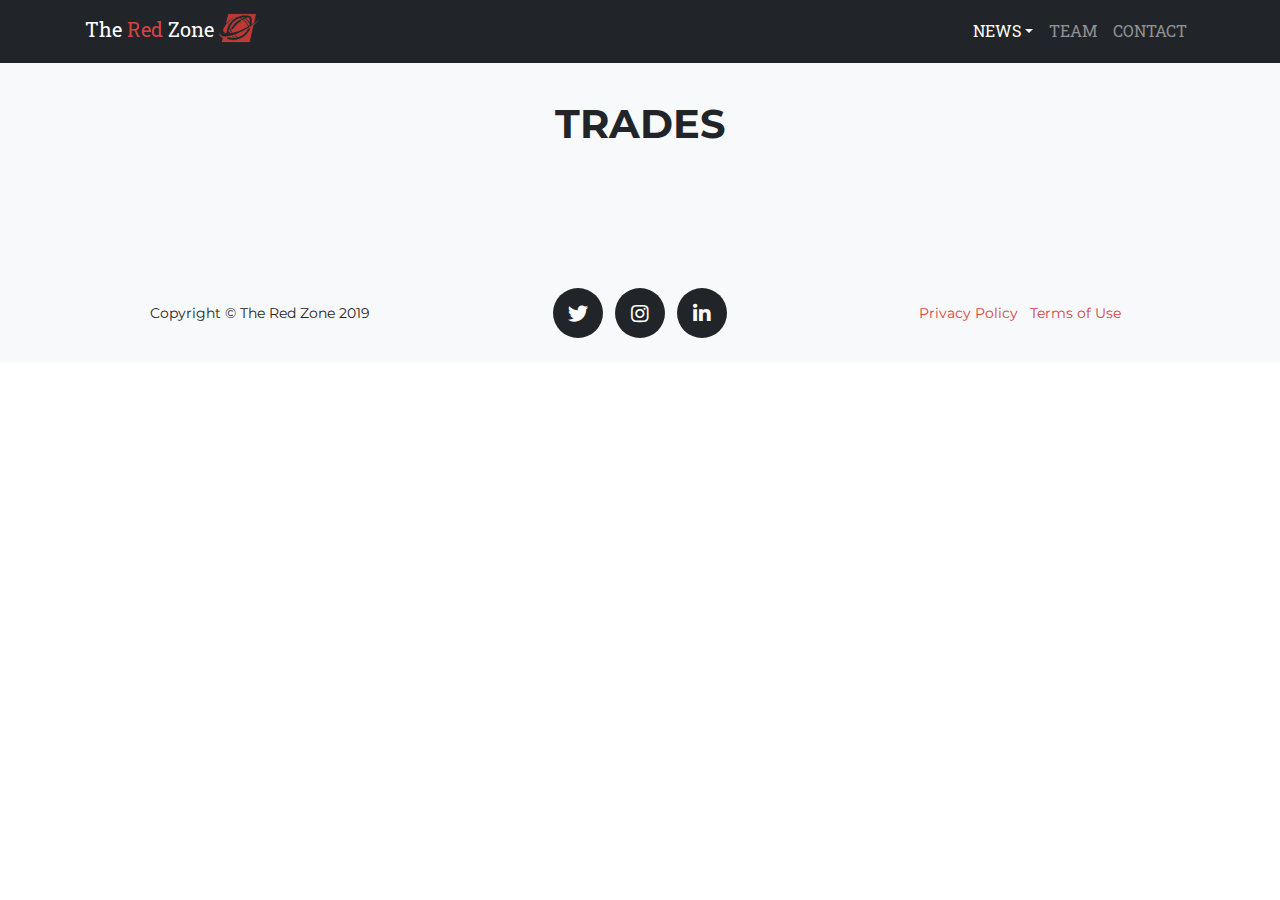
<file: Trades.html>
<!DOCTYPE html>
<html lang="en">

<head>

    <meta charset="utf-8">
    <meta name="viewport" content="width=device-width, initial-scale=1, shrink-to-fit=no">
    <meta name="description" content="">
    <meta name="author" content="">

    <title>Trades</title>

    <!-- Bootstrap core CSS -->
    <link href="vendor/bootstrap/css/bootstrap.min.css" rel="stylesheet">

    <!-- Custom fonts for this template -->
    <link href="vendor/fontawesome-free/css/all.min.css" rel="stylesheet" type="text/css">
    <link href="https://fonts.googleapis.com/css?family=Montserrat:400,700" rel="stylesheet" type="text/css">
    <link href='https://fonts.googleapis.com/css?family=Kaushan+Script' rel='stylesheet' type='text/css'>
    <link href='https://fonts.googleapis.com/css?family=Droid+Serif:400,700,400italic,700italic' rel='stylesheet' type='text/css'>
    <link href='https://fonts.googleapis.com/css?family=Roboto+Slab:400,100,300,700' rel='stylesheet' type='text/css'>
    <link href="https://fonts.googleapis.com/css?family=Ubuntu&display=swap" rel="stylesheet" type="text/css">
    <link href="https://fonts.googleapis.com/css?family=Kalam&display=swap" rel="stylesheet" type="text/css">
    <link href="https://fonts.googleapis.com/css?family=Patrick+Hand&display=swap" rel="stylesheet" type="text/css">
    <link href="https://fonts.googleapis.com/css?family=Raleway&display=swap" rel="stylesheet" type="text/css">
    <link href="https://fonts.googleapis.com/css?family=Titillium+Web&display=swap" rel="stylesheet" type="text/css">

    <!-- Custom styles for this template -->
    <link href="css/agency.min.css" rel="stylesheet">
    <meta name="google-site-verification" content="cw-h7BziCgAy3NwYHQvekvUQoVM35DrwcwvAUY4cNdI" />

</head>

<body id="page-top">

    <!-- Navigation -->
    <nav class="navbar navbar-expand-lg navbar-dark fixed-top" style=" background-color:#212529">
        <div class="container">
            <a class="navbar-brand" href="index.html">The <span id="red">Red </span> Zone <img id="redzonelogo" src="img/logos/redzonelogo.png"></a>
            <button class="navbar-toggler navbar-toggler-right" type="button" data-toggle="collapse" data-target="#navbarResponsive" aria-controls="navbarResponsive" aria-expanded="false" aria-label="Toggle navigation">
                Menu
                <i class="fas fa-bars"></i>
            </button>
            <div class="collapse navbar-collapse" id="navbarResponsive">
                <ul class="navbar-nav text-uppercase ml-auto">
                    <li class="nav-item dropdown">
                        <a class="nav-link dropdown-toggle active" href="#" id="navbarDropdownMenuLink" role="button" data-toggle="dropdown" aria-haspopup="true" aria-expanded="false">News</a>

                        <div class="dropdown-menu" aria-labelledby="navbarDropdownMenuLink">
                            <a class="dropdown-item" href="NewsHome.html">News Home</a>
                            <a class="dropdown-item" href="FreeAgency.html">Free Agency Pickups </a>
                            <a class="dropdown-item" href="Extensions.html">Contract Extensions</a>
                            <a class="dropdown-item" href="Injury.html">Injury Updates</a>
                            <a class="dropdown-item active" href="Trades.html">Trades</a>
                            <a class="dropdown-item" href="MidSeason.html">Mid-Season Cuts</a>
                            <a class="dropdown-item" href="Miscellaneous.html">Miscellaneous</a>
                        </div>
                    </li>

                    <!-- <li class="nav-item">
                        <a class="nav-link js-scroll-trigger" href="#about">About</a>
                    </li> -->
                    <li class="nav-item">
                        <a class="nav-link" href="Team.html">Team</a>
                    </li>
                    <li class="nav-item">
                        <a class="nav-link" href="Contact.html">Contact</a>
                    </li>
                </ul>
            </div>
        </div>
    </nav>
    <section class="bg-light page-section" id="news">
        <div class="container">
            <div class="row">
                <div class="col-lg-12 text-center">
                    <h2 class="section-heading text-uppercase">Trades</h2>
                </div>
            </div>
        </div>
    </section>

    <!-- Footer -->
    <footer class="bg-light footer">
        <div class="container">
            <div class="row align-items-center">
                <div class="col-md-4">
                    <span class="copyright">Copyright &copy; The Red Zone 2019</span>
                </div>
                <div class="col-md-4">
                    <ul class="list-inline social-buttons">
                        <li class="list-inline-item">
                            <a href="#">
                                <i class="fab fa-twitter"></i>
                            </a>
                        </li>
                        <li class="list-inline-item">
                            <a href="#">
                                <i class="fab fa-instagram"></i>
                            </a>
                        </li>
                        <li class="list-inline-item">
                            <a href="#">
                                <i class="fab fa-linkedin-in"></i>
                            </a>
                        </li>
                    </ul>
                </div>
                <div class="col-md-4">
                    <ul class="list-inline quicklinks">
                        <li class="list-inline-item">
                            <a href="#">Privacy Policy</a>
                        </li>
                        <li class="list-inline-item">
                            <a href="Terms.html">Terms of Use</a>
                        </li>
                    </ul>
                </div>
            </div>
        </div>
    </footer>



    <!-- Bootstrap core JavaScript -->
    <script src="vendor/jquery/jquery.min.js"></script>
    <script src="vendor/bootstrap/js/bootstrap.bundle.min.js"></script>

    <!-- Plugin JavaScript -->
    <script src="vendor/jquery-easing/jquery.easing.min.js"></script>

    <!-- Contact form JavaScript -->
    <script src="js/jqBootstrapValidation.js"></script>
    <script src="js/contact_me.js"></script>

    <!-- Custom scripts for this template -->
    <script src="js/agency.min.js"></script>

</body></html>
</file>
<file: css/agency.min.css>
/*!
 * Start Bootstrap - Agency v5.2.0 (https://startbootstrap.com/template-overviews/agency)
 * Copyright 2013-2019 Start Bootstrap
 * Licensed under MIT (https://github.com/BlackrockDigital/startbootstrap-agency/blob/master/LICENSE)
 */
body {
    overflow-x: hidden;
    font-family: 'Roboto Slab', -apple-system, BlinkMacSystemFont, 'Segoe UI', Roboto, 'Helvetica Neue', Arial, sans-serif, 'Apple Color Emoji', 'Segoe UI Emoji', 'Segoe UI Symbol', 'Noto Color Emoji'
}

p {
    line-height: 1.75
}

a {
    color: #d64242
}

a:hover {
    color: #d64242
}

.text-primary {
    color: #d64242 !important
}

h1,
h2,
h3,
h4,
h5,
h6 {
    font-weight: 700;
    font-family: Montserrat, -apple-system, BlinkMacSystemFont, 'Segoe UI', Roboto, 'Helvetica Neue', Arial, sans-serif, 'Apple Color Emoji', 'Segoe UI Emoji', 'Segoe UI Symbol', 'Noto Color Emoji'
}

.page-section {
    padding: 100px 0
}

.page-section h2.section-heading {
    font-size: 40px;
    margin-top: 0;
    margin-bottom: 15px
}

.page-section h3.section-subheading {
    font-size: 16px;
    font-weight: 400;
    font-style: normal;
    margin-bottom: 75px;
    text-transform: none;
    font-family: 'Roboto Slab', -apple-system, BlinkMacSystemFont, 'Segoe UI', Roboto, 'Helvetica Neue', Arial, sans-serif, 'Apple Color Emoji', 'Segoe UI Emoji', 'Segoe UI Symbol', 'Noto Color Emoji'
}

@media (min-width:768px) {
    section {
        padding: 150px 0
    }
}

::-moz-selection {
    background: #fed136;
    text-shadow: none
}

::selection {
    background: #fed136;
    text-shadow: none
}

img::-moz-selection {
    background: 0 0
}

img::selection {
    background: 0 0
}

img::-moz-selection {
    background: 0 0
}

.btn {
    font-family: Montserrat, -apple-system, BlinkMacSystemFont, 'Segoe UI', Roboto, 'Helvetica Neue', Arial, sans-serif, 'Apple Color Emoji', 'Segoe UI Emoji', 'Segoe UI Symbol', 'Noto Color Emoji';
    font-weight: 700
}

.btn-xl {
    font-size: 18px;
    padding: 20px 40px
}

.btn-primary {
    background-color: #d64242;
    border-color: #d64242
}

.btn-primary:active,
.btn-primary:focus,
.btn-primary:hover {
    background-color: #c43b3b !important;
    border-color: #c43b3b !important;
    color: #fff
}

.btn-primary:active,
.btn-primary:focus {
    -webkit-box-shadow: 0 0 0 .2rem rgba(254, 209, 55, .5) !important;
    box-shadow: 0 0 0 .2rem rgba(254, 209, 55, .5) !important
}

#mainNav {
    background-color: #212529
}

#mainNav .navbar-toggler {
    font-size: 12px;
    right: 0;
    padding: 13px;
    text-transform: uppercase;
    color: #fff;
    border: 0;
    background-color: #d64242;
    font-family: Montserrat, -apple-system, BlinkMacSystemFont, 'Segoe UI', Roboto, 'Helvetica Neue', Arial, sans-serif, 'Apple Color Emoji', 'Segoe UI Emoji', 'Segoe UI Symbol', 'Noto Color Emoji'
}

#mainNav .navbar-brand {
    color: white;
    font-family: 'Kaushan Script', -apple-system, BlinkMacSystemFont, 'Segoe UI', Roboto, 'Helvetica Neue', Arial, sans-serif, 'Apple Color Emoji', 'Segoe UI Emoji', 'Segoe UI Symbol', 'Noto Color Emoji'
}

#red {
    color: #d64242;
}

#redzonelogo {
    width: 2em;
}

#mainNav .navbar-brand.active,
#mainNav .navbar-brand:active,
#mainNav .navbar-brand:focus,
#mainNav .navbar-brand:hover {
    color: #d64242
}

#mainNav .navbar-nav .nav-item .nav-link {
    font-size: 90%;
    font-weight: 400;
    padding: .75em 0;
    letter-spacing: 1px;
    color: #fff;
    font-family: Montserrat, -apple-system, BlinkMacSystemFont, 'Segoe UI', Roboto, 'Helvetica Neue', Arial, sans-serif, 'Apple Color Emoji', 'Segoe UI Emoji', 'Segoe UI Symbol', 'Noto Color Emoji'
}

#mainNav .navbar-nav .nav-item .nav-link.active,
#mainNav .navbar-nav .nav-item .nav-link:hover {
    color: #d64242
}

@media (min-width:992px) {
    #mainNav {
        padding-top: 25px;
        padding-bottom: 25px;
        -webkit-transition: padding-top .3s, padding-bottom .3s;
        transition: padding-top .3s, padding-bottom .3s;
        border: none;
        background-color: transparent
    }

    #mainNav .navbar-brand {
        font-size: 1.75em;
        -webkit-transition: all .3s;
        transition: all .3s
    }

    #mainNav .navbar-nav .nav-item .nav-link {
        padding: 1.1em 1em !important
    }

    #mainNav.navbar-shrink {
        padding-top: 0;
        padding-bottom: 0;
        background-color: #212529
    }

    #mainNav.navbar-shrink .navbar-brand {
        font-size: 1.25em;
        padding: 12px 0
    }
}

header.masthead {
    text-align: center;
    color: #fff;
    background-image: url(../img/misc/header-bg.jpg);
    background-repeat: no-repeat;
    background-attachment: scroll;
    background-position: center center;
    background-size: cover
}

header.masthead .intro-text {
    padding-top: 150px;
    padding-bottom: 100px
}

header.masthead .intro-text .intro-lead-in {
    font-size: 22px;
    font-style: italic;
    line-height: 22px;
    margin-bottom: 25px;
    font-family: 'Droid Serif', -apple-system, BlinkMacSystemFont, 'Segoe UI', Roboto, 'Helvetica Neue', Arial, sans-serif, 'Apple Color Emoji', 'Segoe UI Emoji', 'Segoe UI Symbol', 'Noto Color Emoji'
}

header.masthead .intro-text .intro-heading {
    font-size: 50px;
    font-weight: 700;
    line-height: 50px;
    margin-bottom: 25px;
    font-family: Montserrat, -apple-system, BlinkMacSystemFont, 'Segoe UI', Roboto, 'Helvetica Neue', Arial, sans-serif, 'Apple Color Emoji', 'Segoe UI Emoji', 'Segoe UI Symbol', 'Noto Color Emoji'
}

@media (min-width:768px) {
    header.masthead .intro-text {
        padding-top: 300px;
        padding-bottom: 200px
    }

    header.masthead .intro-text .intro-lead-in {
        font-size: 40px;
        font-style: normal;
        line-height: 40px;
        margin-bottom: 25px;
        font-family: 'Titillium Web', -apple-system, BlinkMacSystemFont, 'Segoe UI', Roboto, 'Helvetica Neue', Arial, sans-serif, 'Apple Color Emoji', 'Segoe UI Emoji', 'Segoe UI Symbol', 'Noto Color Emoji'
    }

    header.masthead .intro-text .intro-heading {
        font-size: 75px;
        font-weight: 700;
        line-height: 75px;
        margin-bottom: 50px;
        font-family: Kaushan Script, -apple-system, BlinkMacSystemFont, 'Segoe UI', Roboto, 'Helvetica Neue', Arial, sans-serif, 'Apple Color Emoji', 'Segoe UI Emoji', 'Segoe UI Symbol', 'Noto Color Emoji'
    }
}

.coverage-heading {
    margin: 15px 0;
    text-transform: none
}

#news .news-item {
    right: 0;
    margin: 0 0 15px
}

#news .news-item .news-link {
    position: relative;
    display: block;
    max-width: 400px;
    margin: 0 auto;
    cursor: pointer
}

#news .news-item .news-link .news-hover {
    position: absolute;
    width: 100%;
    height: 100%;
    -webkit-transition: all ease .5s;
    transition: all ease .5s;
    opacity: 0;
    background: rgba(214, 66, 66, 1);
}

#news .news-item .news-link .news-hover:hover {
    opacity: 1
}

#news .news-item .news-link .news-hover .news-hover-content {
    font-size: 20px;
    position: absolute;
    top: 50%;
    width: 100%;
    height: 20px;
    margin-top: -12px;
    text-align: center;
    color: #fff
}

#news .news-item .news-link .news-hover .news-hover-content i {
    margin-top: -12px
}

#news .news-item .news-link .news-hover .news-hover-content h3,
#news .news-item .news-link .news-hover .news-hover-content h4 {
    margin: 0
}

#news .news-item .news-caption {
    max-width: 400px;
    margin: 0 auto;
    padding: 25px;
    text-align: center;
    background-color: #fff
}

#news .news-item .news-caption h4 {
    margin: 0;
    text-transform: none
}

#news .news-item .news-caption p {
    font-size: 16px;
    font-style: italic;
    margin: 0;
    font-family: 'Droid Serif', -apple-system, BlinkMacSystemFont, 'Segoe UI', Roboto, 'Helvetica Neue', Arial, sans-serif, 'Apple Color Emoji', 'Segoe UI Emoji', 'Segoe UI Symbol', 'Noto Color Emoji'
}

#news * {
    z-index: 2
}

@media (min-width:767px) {
    #news .news-item {
        margin: 0 0 30px
    }
}

.news-modal .modal-dialog {
    margin: 1rem;
    max-width: 100vw
}

.news-modal .modal-content {
    padding: 100px 0;
    text-align: center
}

.news-modal .modal-content h2 {
    font-size: 3em;
    margin-bottom: 15px
}

.news-modal .modal-content p {
    margin-bottom: 30px
}

.news-modal .modal-content p.item-intro {
    font-size: 16px;
    font-style: italic;
    margin: 20px 0 30px;
    font-family: 'Droid Serif', -apple-system, BlinkMacSystemFont, 'Segoe UI', Roboto, 'Helvetica Neue', Arial, sans-serif, 'Apple Color Emoji', 'Segoe UI Emoji', 'Segoe UI Symbol', 'Noto Color Emoji'
}

.news-modal .modal-content ul.list-inline {
    margin-top: 0;
    margin-bottom: 30px
}

.news-modal .modal-content img {
    margin-bottom: 30px
}

.news-modal .modal-content button {
    cursor: pointer
}

.news-modal .close-modal {
    position: absolute;
    top: 25px;
    right: 25px;
    width: 75px;
    height: 75px;
    cursor: pointer;
    background-color: transparent
}

.news-modal .close-modal:hover {
    opacity: .3
}

.news-modal .close-modal .lr {
    z-index: 1051;
    width: 1px;
    height: 75px;
    margin-left: 35px;
    -webkit-transform: rotate(45deg);
    transform: rotate(45deg);
    background-color: #212529
}

.news-modal .close-modal .lr .rl {
    z-index: 1052;
    width: 1px;
    height: 75px;
    -webkit-transform: rotate(90deg);
    transform: rotate(90deg);
    background-color: #212529
}

/*
.timeline {
    position: relative;
    padding: 0;
    list-style: none
}

.timeline:before {
    position: absolute;
    top: 0;
    bottom: 0;
    left: 40px;
    width: 2px;
    margin-left: -1.5px;
    content: '';
    background-color: #e9ecef
}

.timeline > li {
    position: relative;
    min-height: 50px;
    margin-bottom: 50px
}

.timeline > li:after,
.timeline > li:before {
    display: table;
    content: ' '
}

.timeline > li:after {
    clear: both
}

.timeline > li .timeline-panel {
    position: relative;
    float: right;
    width: 100%;
    padding: 0 20px 0 100px;
    text-align: left
}

.timeline > li .timeline-panel:before {
    right: auto;
    left: -15px;
    border-right-width: 15px;
    border-left-width: 0
}

.timeline > li .timeline-panel:after {
    right: auto;
    left: -14px;
    border-right-width: 14px;
    border-left-width: 0
}

.timeline > li .timeline-image {
    position: absolute;
    z-index: 100;
    left: 0;
    width: 80px;
    height: 80px;
    margin-left: 0;
    text-align: center;
    color: #fff;
    border: 7px solid #e9ecef;
    border-radius: 100%;
    background-color: #fed136
}

.timeline > li .timeline-image h4 {
    font-size: 10px;
    line-height: 14px;
    margin-top: 12px
}

.timeline > li.timeline-inverted > .timeline-panel {
    float: right;
    padding: 0 20px 0 100px;
    text-align: left
}

.timeline > li.timeline-inverted > .timeline-panel:before {
    right: auto;
    left: -15px;
    border-right-width: 15px;
    border-left-width: 0
}

.timeline > li.timeline-inverted > .timeline-panel:after {
    right: auto;
    left: -14px;
    border-right-width: 14px;
    border-left-width: 0
}

.timeline > li:last-child {
    margin-bottom: 0
}

.timeline .timeline-heading h4 {
    margin-top: 0;
    color: inherit
}

.timeline .timeline-heading h4.subheading {
    text-transform: none
}

.timeline .timeline-body > p,
.timeline .timeline-body > ul {
    margin-bottom: 0
}

@media (min-width:768px) {
    .timeline:before {
        left: 50%
    }

    .timeline > li {
        min-height: 100px;
        margin-bottom: 100px
    }

    .timeline > li .timeline-panel {
        float: left;
        width: 41%;
        padding: 0 20px 20px 30px;
        text-align: right
    }

    .timeline > li .timeline-image {
        left: 50%;
        width: 100px;
        height: 100px;
        margin-left: -50px
    }

    .timeline > li .timeline-image h4 {
        font-size: 13px;
        line-height: 18px;
        margin-top: 16px
    }

    .timeline > li.timeline-inverted > .timeline-panel {
        float: right;
        padding: 0 30px 20px 20px;
        text-align: left
    }
}

@media (min-width:992px) {
    .timeline > li {
        min-height: 150px
    }

    .timeline > li .timeline-panel {
        padding: 0 20px 20px
    }

    .timeline > li .timeline-image {
        width: 150px;
        height: 150px;
        margin-left: -75px
    }

    .timeline > li .timeline-image h4 {
        font-size: 18px;
        line-height: 26px;
        margin-top: 30px
    }

    .timeline > li.timeline-inverted > .timeline-panel {
        padding: 0 20px 20px
    }
}

@media (min-width:1200px) {
    .timeline > li {
        min-height: 170px
    }

    .timeline > li .timeline-panel {
        padding: 0 20px 20px 100px
    }

    .timeline > li .timeline-image {
        width: 170px;
        height: 170px;
        margin-left: -85px
    }

    .timeline > li .timeline-image h4 {
        margin-top: 40px
    }

    .timeline > li.timeline-inverted > .timeline-panel {
        padding: 0 100px 20px 20px
    }
}
*/

.team-member {
    margin-bottom: 50px;
    text-align: center
}

.team-member img {
    width: 225px;
    height: 225px;
    border: 7px solid rgba(0, 0, 0, .1)
}

.team-member h4 {
    margin-top: 25px;
    margin-bottom: 0;
    text-transform: none
}

.team-member p {
    margin-top: 0
}

section#contact {
    background-color: #212529;
    background-image: url(../img/misc/map-image.png);
    background-repeat: no-repeat;
    background-position: center
}

section#contact .section-heading {
    color: #fff
}

section#contact .form-group {
    margin-bottom: 25px
}

section#contact .form-group input,
section#contact .form-group textarea {
    padding: 20px
}

section#contact .form-group input.form-control {
    height: auto
}

section#contact .form-group textarea.form-control {
    height: 248px
}

section#contact .form-control:focus {
    border-color: #fed136;
    -webkit-box-shadow: none;
    box-shadow: none
}

section#contact ::-webkit-input-placeholder {
    font-weight: 700;
    color: #ced4da;
    font-family: Montserrat, -apple-system, BlinkMacSystemFont, 'Segoe UI', Roboto, 'Helvetica Neue', Arial, sans-serif, 'Apple Color Emoji', 'Segoe UI Emoji', 'Segoe UI Symbol', 'Noto Color Emoji'
}

section#contact :-moz-placeholder {
    font-weight: 700;
    color: #ced4da;
    font-family: Montserrat, -apple-system, BlinkMacSystemFont, 'Segoe UI', Roboto, 'Helvetica Neue', Arial, sans-serif, 'Apple Color Emoji', 'Segoe UI Emoji', 'Segoe UI Symbol', 'Noto Color Emoji'
}

section#contact ::-moz-placeholder {
    font-weight: 700;
    color: #ced4da;
    font-family: Montserrat, -apple-system, BlinkMacSystemFont, 'Segoe UI', Roboto, 'Helvetica Neue', Arial, sans-serif, 'Apple Color Emoji', 'Segoe UI Emoji', 'Segoe UI Symbol', 'Noto Color Emoji'
}

section#contact :-ms-input-placeholder {
    font-weight: 700;
    color: #ced4da;
    font-family: Montserrat, -apple-system, BlinkMacSystemFont, 'Segoe UI', Roboto, 'Helvetica Neue', Arial, sans-serif, 'Apple Color Emoji', 'Segoe UI Emoji', 'Segoe UI Symbol', 'Noto Color Emoji'
}

.footer {
    padding: 25px 0;
    text-align: center
}

.footer span.copyright {
    font-size: 90%;
    line-height: 40px;
    text-transform: none;
    font-family: Montserrat, -apple-system, BlinkMacSystemFont, 'Segoe UI', Roboto, 'Helvetica Neue', Arial, sans-serif, 'Apple Color Emoji', 'Segoe UI Emoji', 'Segoe UI Symbol', 'Noto Color Emoji'
}

.footer ul.quicklinks {
    font-size: 90%;
    line-height: 40px;
    margin-bottom: 0;
    text-transform: none;
    font-family: Montserrat, -apple-system, BlinkMacSystemFont, 'Segoe UI', Roboto, 'Helvetica Neue', Arial, sans-serif, 'Apple Color Emoji', 'Segoe UI Emoji', 'Segoe UI Symbol', 'Noto Color Emoji'
}

ul.social-buttons {
    margin-bottom: 0
}

ul.social-buttons li a {
    font-size: 20px;
    line-height: 50px;
    display: block;
    width: 50px;
    height: 50px;
    -webkit-transition: all .3s;
    transition: all .3s;
    color: #fff;
    border-radius: 100%;
    outline: 0;
    background-color: #212529
}

ul.social-buttons li a:active,
ul.social-buttons li a:focus,
ul.social-buttons li a:hover {
    background-color: #d64242
}
</file>
